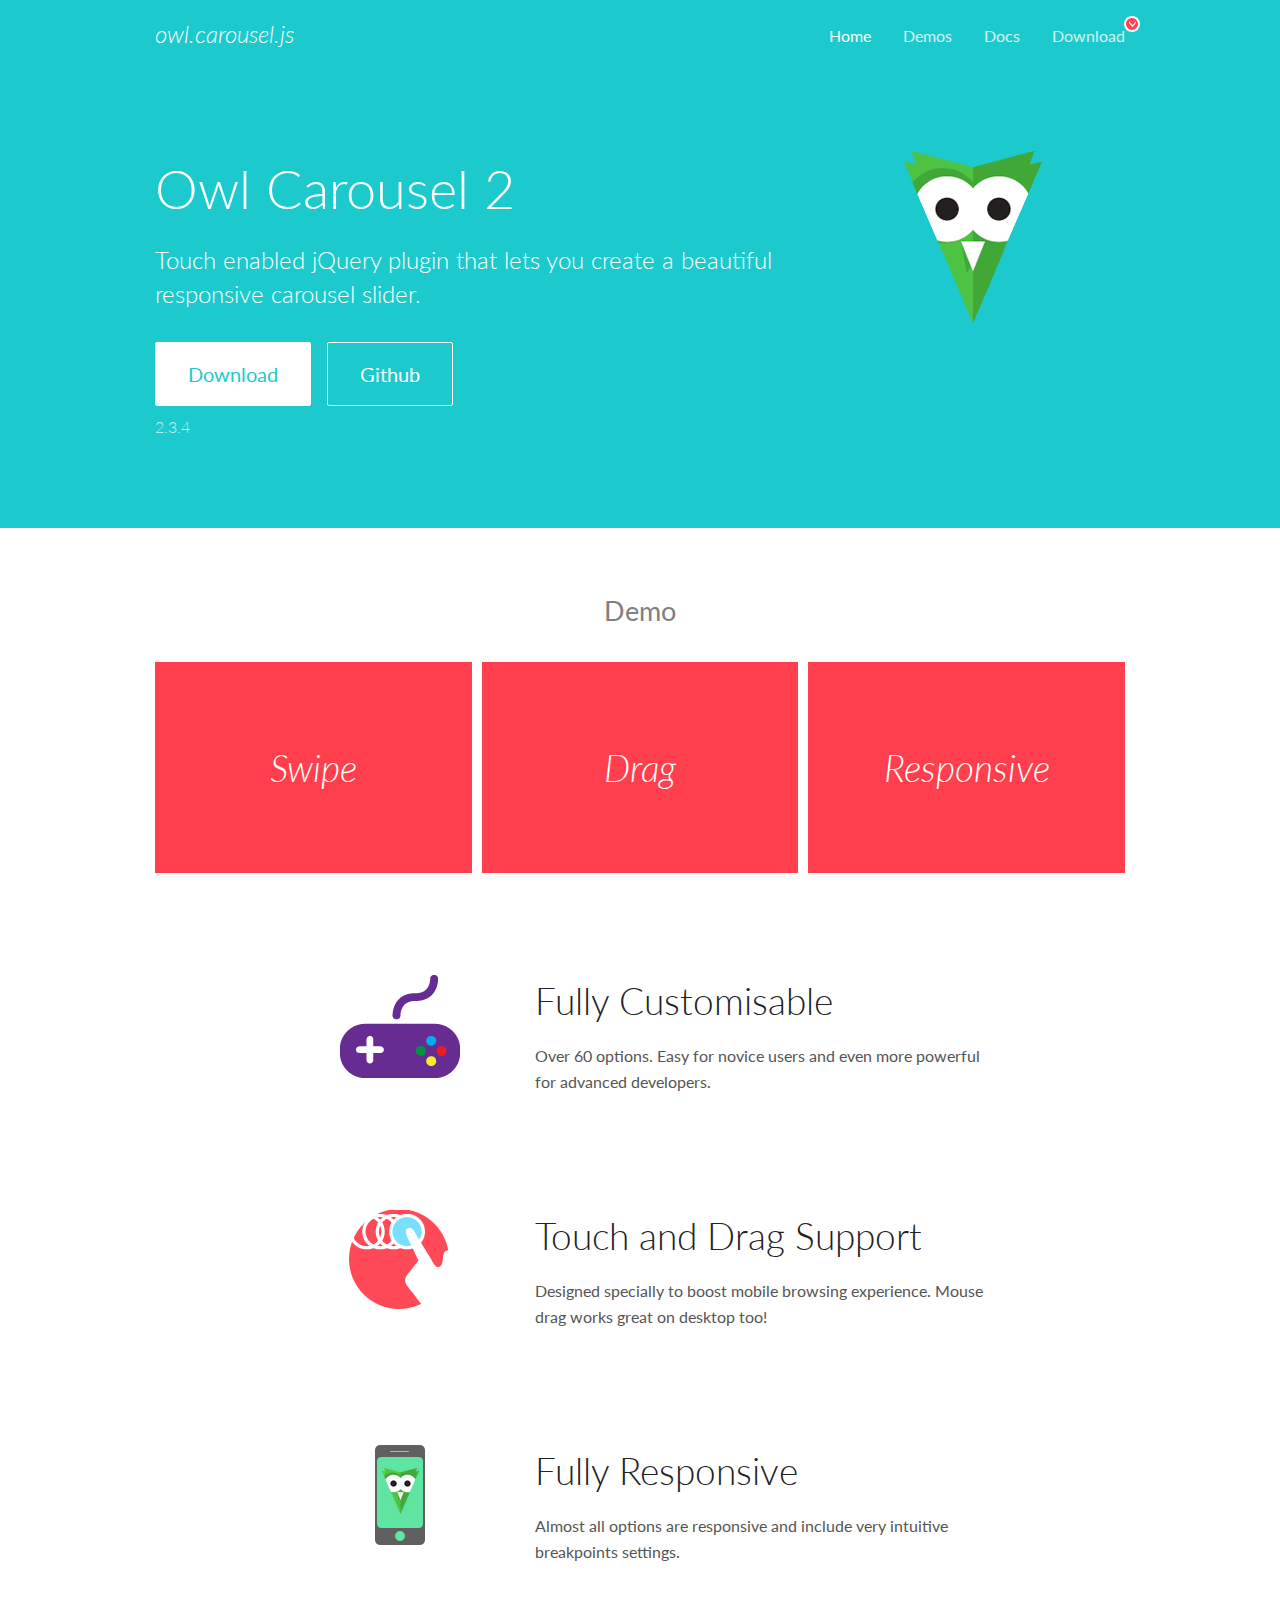
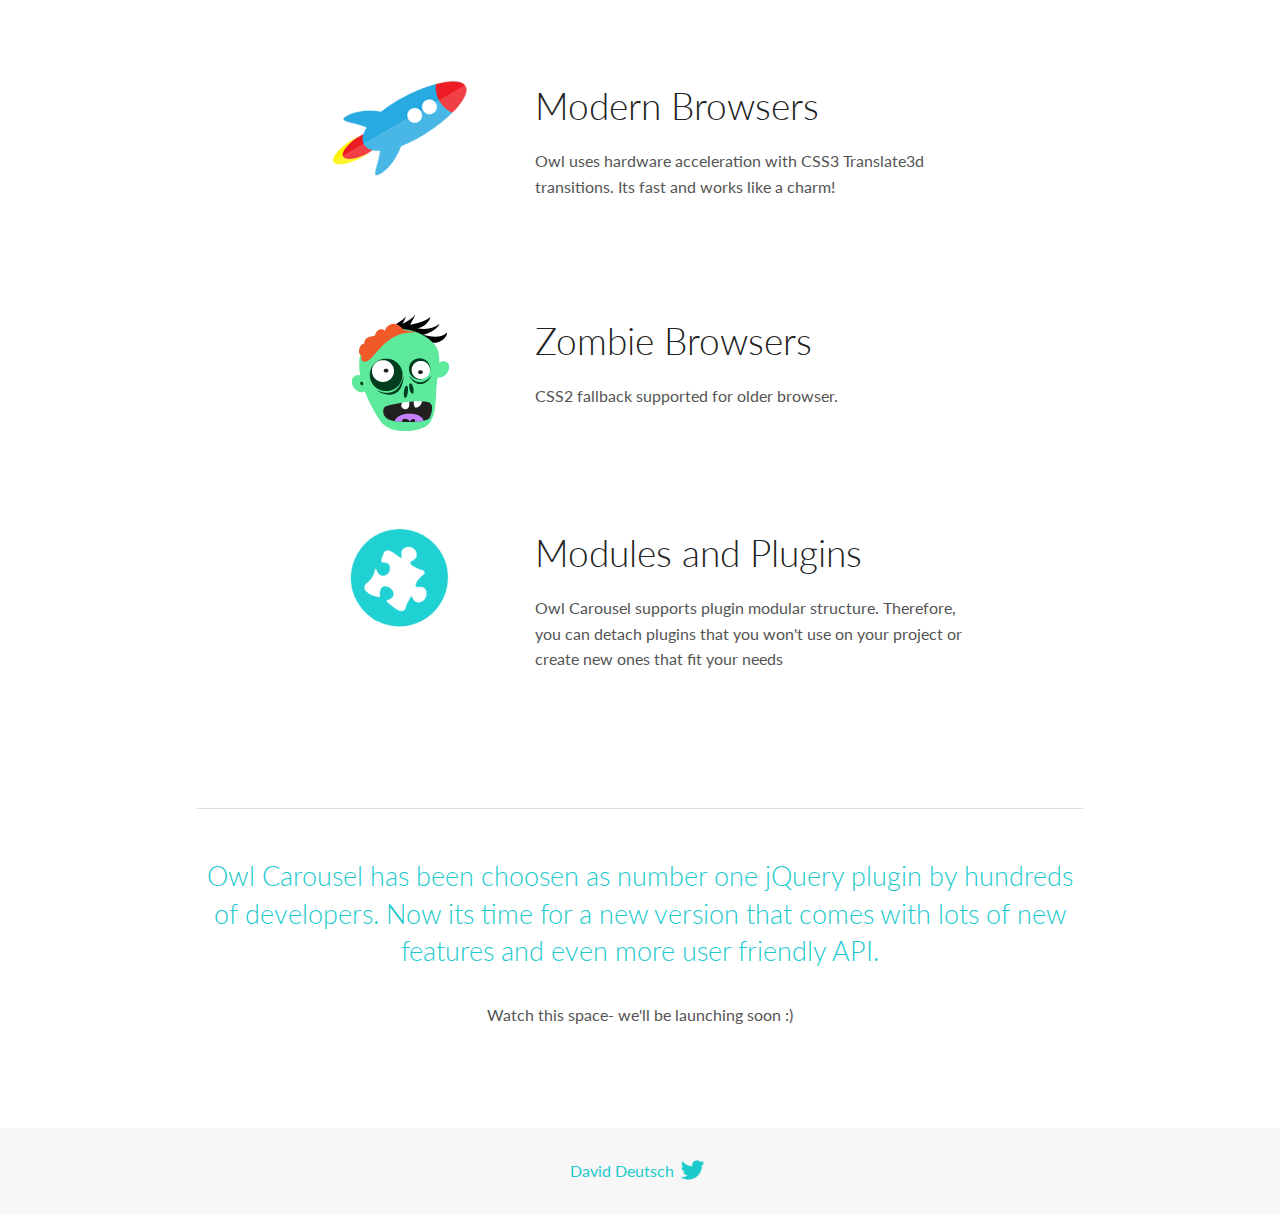
<file: PROJETO  FINAL  NETFLIX/NETFLIX/lib/owl Carousel/docs/index.html>
<!DOCTYPE html>
<html lang="en">
  <head>

    <!-- head -->
    <meta charset="utf-8">
    <meta name="msapplication-tap-highlight" content="no" />
    <meta name="viewport" content="width=device-width, initial-scale=1.0" />
    <meta name="description" content="Touch enabled jQuery plugin that lets you create beautiful responsive carousel slider.">
    <meta name="author" content="David Deutsch">
    <title>
      Home | Owl Carousel | 2.3.4
    </title>

    <!-- Stylesheets -->
    <link href='https://fonts.googleapis.com/css?family=Lato:300,400,700,400italic,300italic' rel='stylesheet' type='text/css'>
    <link rel="stylesheet" href="assets/css/docs.theme.min.css">

    <!-- Owl Stylesheets -->
    <link rel="stylesheet" href="assets/owlcarousel/assets/owl.carousel.min.css">
    <link rel="stylesheet" href="assets/owlcarousel/assets/owl.theme.default.min.css">

    <!-- HTML5 shim and Respond.js IE8 support of HTML5 elements and media queries -->

    <!--[if lt IE 9]>
      <script src="https://oss.maxcdn.com/libs/html5shiv/3.7.0/html5shiv.js"></script>
      <script src="https://oss.maxcdn.com/libs/respond.js/1.3.0/respond.min.js"></script>
    <![endif]-->

    <!-- Favicons -->
    <link rel="apple-touch-icon-precomposed" sizes="144x144" href="assets/ico/apple-touch-icon-144-precomposed.png">
    <link rel="shortcut icon" href="assets/ico/favicon.png">
    <link rel="shortcut icon" href="favicon.ico">

    <!-- Yeah i know js should not be in header. Its required for demos.-->

    <!-- javascript -->
    <script src="assets/vendors/jquery.min.js"></script>
    <script src="assets/owlcarousel/owl.carousel.js"></script>
  </head>
  <body>

    <!-- header -->
    <header class="header">
      <div class="row">
        <div class="large-12 columns">
          <div class="brand left">
            <h3>
              <a href="/OwlCarousel2/">owl.carousel.js</a> 
            </h3>
          </div>
          <a id="toggle-nav" class="right">
            <span></span> <span></span> <span></span> 
          </a> 
          <div class="nav-bar">
            <ul class="clearfix">
              <li class="active">
                <a href="/OwlCarousel2/index.html">Home</a> 
              </li>
              <li> <a href="/OwlCarousel2/demos/demos.html">Demos</a>  </li>
              <li> <a href="/OwlCarousel2/docs/started-welcome.html">Docs</a>  </li>
              <li>
                <a href="https://github.com/OwlCarousel2/OwlCarousel2/archive/2.3.4.zip">Download</a> 
                <span class="download"></span> 
              </li>
            </ul>
          </div>
        </div>
      </div>
    </header>

    <!-- home panel -->
    <section id="hero">
      <div class="row">
        <div class="large-8 medium-8 columns">
          <h1>Owl Carousel 2</h1>
          <h4>Touch enabled jQuery plugin that lets you create a beautiful responsive carousel slider.</h4>
          <a href="https://github.com/OwlCarousel2/OwlCarousel2/archive/2.3.4.zip" class="hero-button">Download</a> 
          <a href="https://github.com/OwlCarousel2/OwlCarousel2" class="hero-button outline">Github</a> 
          <p>2.3.4</p>
        </div>
        <div class="large-4 medium-4 columns">
          <img class="owl-logo" src="assets/img/owl-logo.png" alt="mr. Owl">
        </div>
      </div>
    </section>

    <!-- body -->
    <div class="home-demo">
      <div class="row">
        <div class="large-12 columns">
          <h3>Demo</h3>
          <div class="owl-carousel">
            <div class="item">
              <h2>Swipe</h2>
            </div>
            <div class="item">
              <h2>Drag</h2>
            </div>
            <div class="item">
              <h2>Responsive</h2>
            </div>
            <div class="item">
              <h2>CSS3</h2>
            </div>
            <div class="item">
              <h2>Fast</h2>
            </div>
            <div class="item">
              <h2>Easy</h2>
            </div>
            <div class="item">
              <h2>Free</h2>
            </div>
            <div class="item">
              <h2>Upgradable</h2>
            </div>
            <div class="item">
              <h2>Tons of options</h2>
            </div>
            <div class="item">
              <h2>Infinity</h2>
            </div>
            <div class="item">
              <h2>Auto Width</h2>
            </div>
          </div>
        </div>
      </div>
    </div>
    <script>
      var owl = $('.owl-carousel');
      owl.owlCarousel({
        margin: 10,
        loop: true,
        responsive: {
          0: {
            items: 1
          },
          600: {
            items: 2
          },
          1000: {
            items: 3
          }
        }
      })
    </script>

    <!-- features -->
    <div id="features">
      <div class="row">
        <div class="small-12 medium-9 small-centered columns">
          <section class="row feature">
            <div class="medium-4 small-12 columns">
              <img src="assets/img/feature-options.png" alt="">
            </div>
            <div class="medium-8 small-12 columns">
              <h2>Fully Customisable</h2>
              <p>Over 60 options. Easy for novice users and even more powerful for advanced developers.</p>
            </div>
          </section>
          <section class="row feature">
            <div class="medium-4 small-12 columns">
              <img src="assets/img/feature-drag.png" alt="">
            </div>
            <div class="medium-8 small-12 columns">
              <h2>Touch and Drag Support</h2>
              <p>Designed specially to boost mobile browsing experience. Mouse drag works great on desktop too!</p>
            </div>
          </section>
          <section class="row feature">
            <div class="medium-4 small-12 columns">
              <img src="assets/img/feature-responsive.png" alt="">
            </div>
            <div class="medium-8 small-12 columns">
              <h2>Fully Responsive</h2>
              <p>Almost all options are responsive and include very intuitive breakpoints settings.</p>
            </div>
          </section>
          <section class="row feature">
            <div class="medium-4 small-12 columns">
              <img src="assets/img/feature-modern.png" alt="">
            </div>
            <div class="medium-8 small-12 columns">
              <h2>Modern Browsers</h2>
              <p>Owl uses hardware acceleration with CSS3 Translate3d transitions. Its fast and works like a charm! </p>
            </div>
          </section>
          <section class="row feature">
            <div class="medium-4 small-12 columns">
              <img src="assets/img/feature-zombie.png" alt="">
            </div>
            <div class="medium-8 small-12 columns">
              <h2>Zombie Browsers</h2>
              <p>CSS2 fallback supported for older browser.</p>
            </div>
          </section>
          <section class="row feature">
            <div class="medium-4 small-12 columns">
              <img src="assets/img/feature-module.png" alt="">
            </div>
            <div class="medium-8 small-12 columns">
              <h2>Modules and Plugins</h2>
              <p>Owl Carousel supports plugin modular structure. Therefore, you can detach plugins that you won&#x27;t use on your project or create new ones that fit your needs</p>
            </div>
          </section>
        </div>
      </div>
    </div>

    <!-- footer -->
    <section id="teaser-text">
      <div class="row">
        <div class="small-12 medium-11 small-centered columns">
          <hr>
          <h3 id="owl-carousel-has-been-choosen-as-number-one-jquery-plugin-by-hundreds-of-developers-now-its-time-for-a-new-version-that-comes-with-lots-of-new-features-and-even-more-user-friendly-api-">Owl Carousel has been choosen as number one jQuery plugin by hundreds of developers. Now its time for a new version that comes with lots of new features and even more user friendly API.</h3>
          <p>Watch this space- we&#39;ll be launching soon :)</p>
        </div>
      </div>
    </section>

    <!-- footer -->
    <footer class="footer">
      <div class="row">
        <div class="large-12 columns">
          <h5>
            <a href="/OwlCarousel2/docs/support-contact.html">David Deutsch</a> 
            <a id="custom-tweet-button" href="https://twitter.com/share?url=https://github.com/OwlCarousel2/OwlCarousel2&text=Owl Carousel - This is so awesome! " target="_blank"></a> 
          </h5>
        </div>
      </div>
    </footer>

    <!-- vendors -->
    <script src="assets/vendors/highlight.js"></script>
    <script src="assets/js/app.js"></script>
  </body>
</html>
</file>
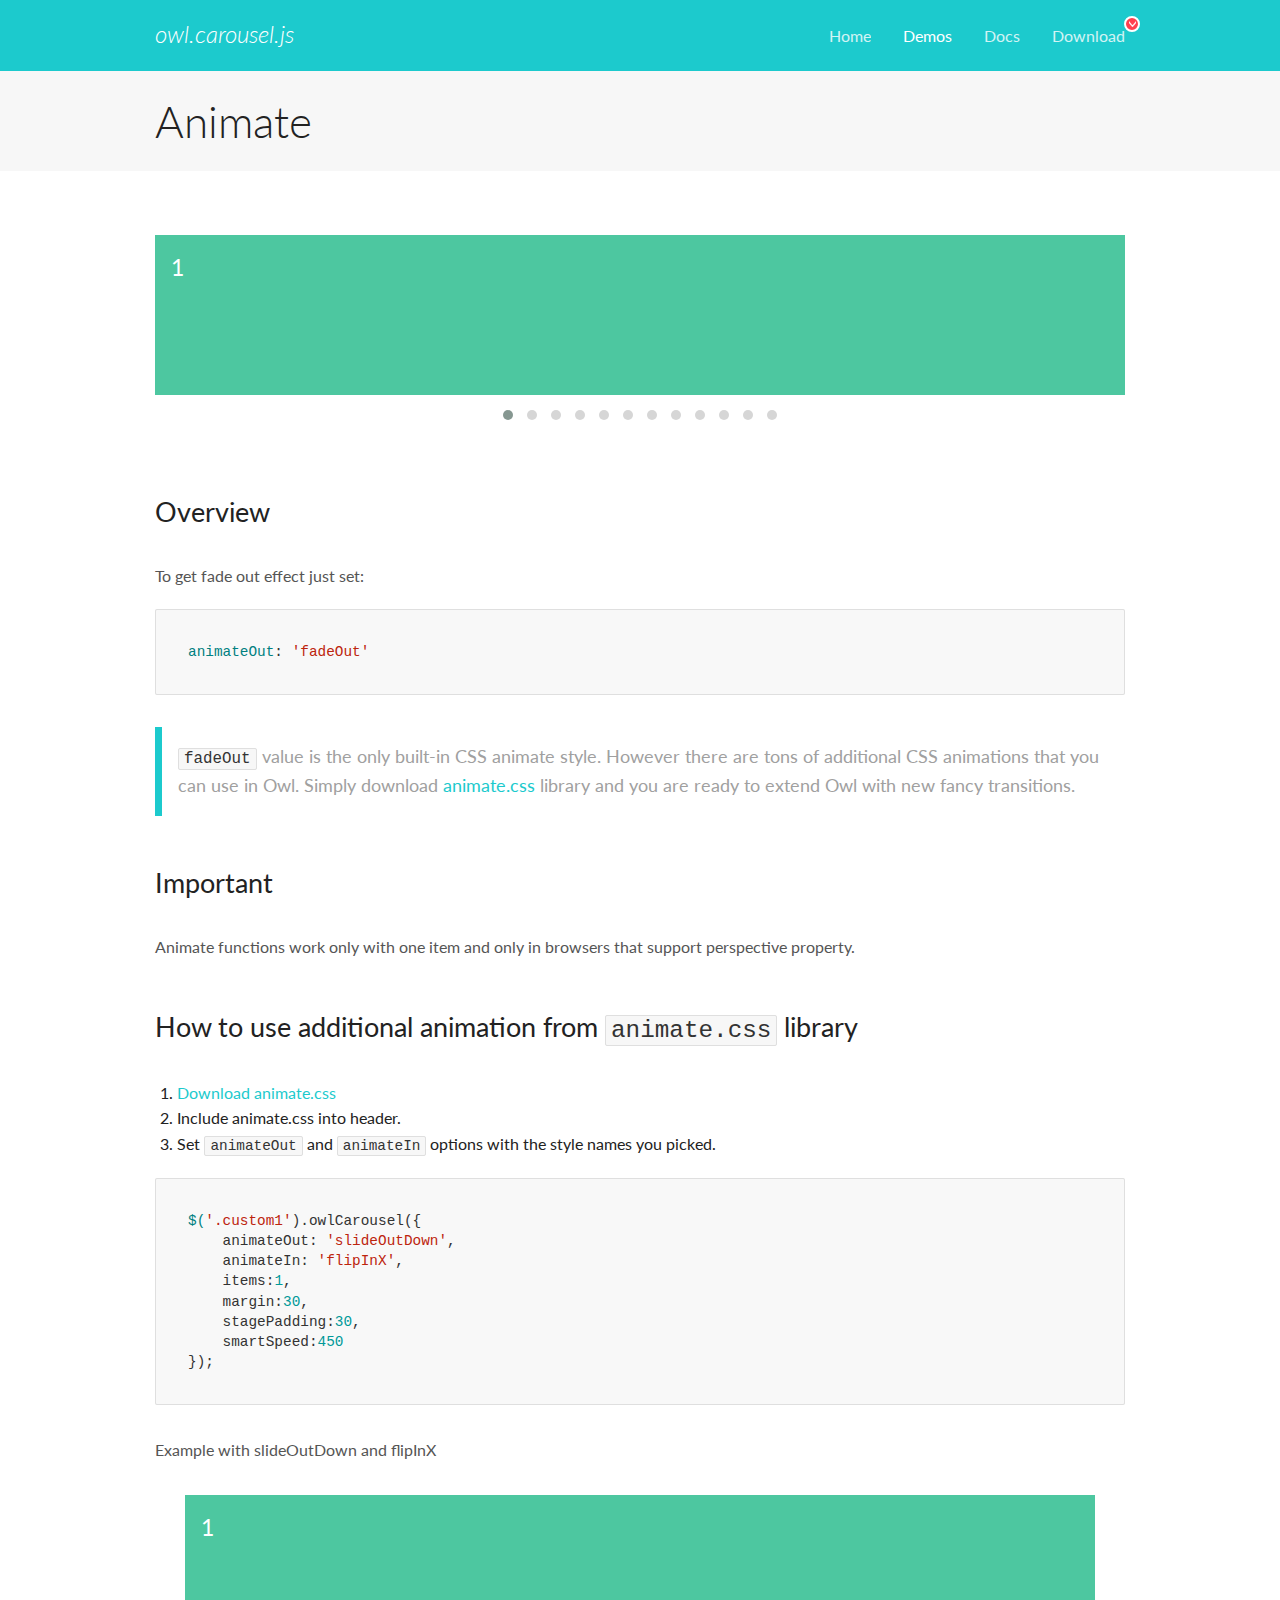
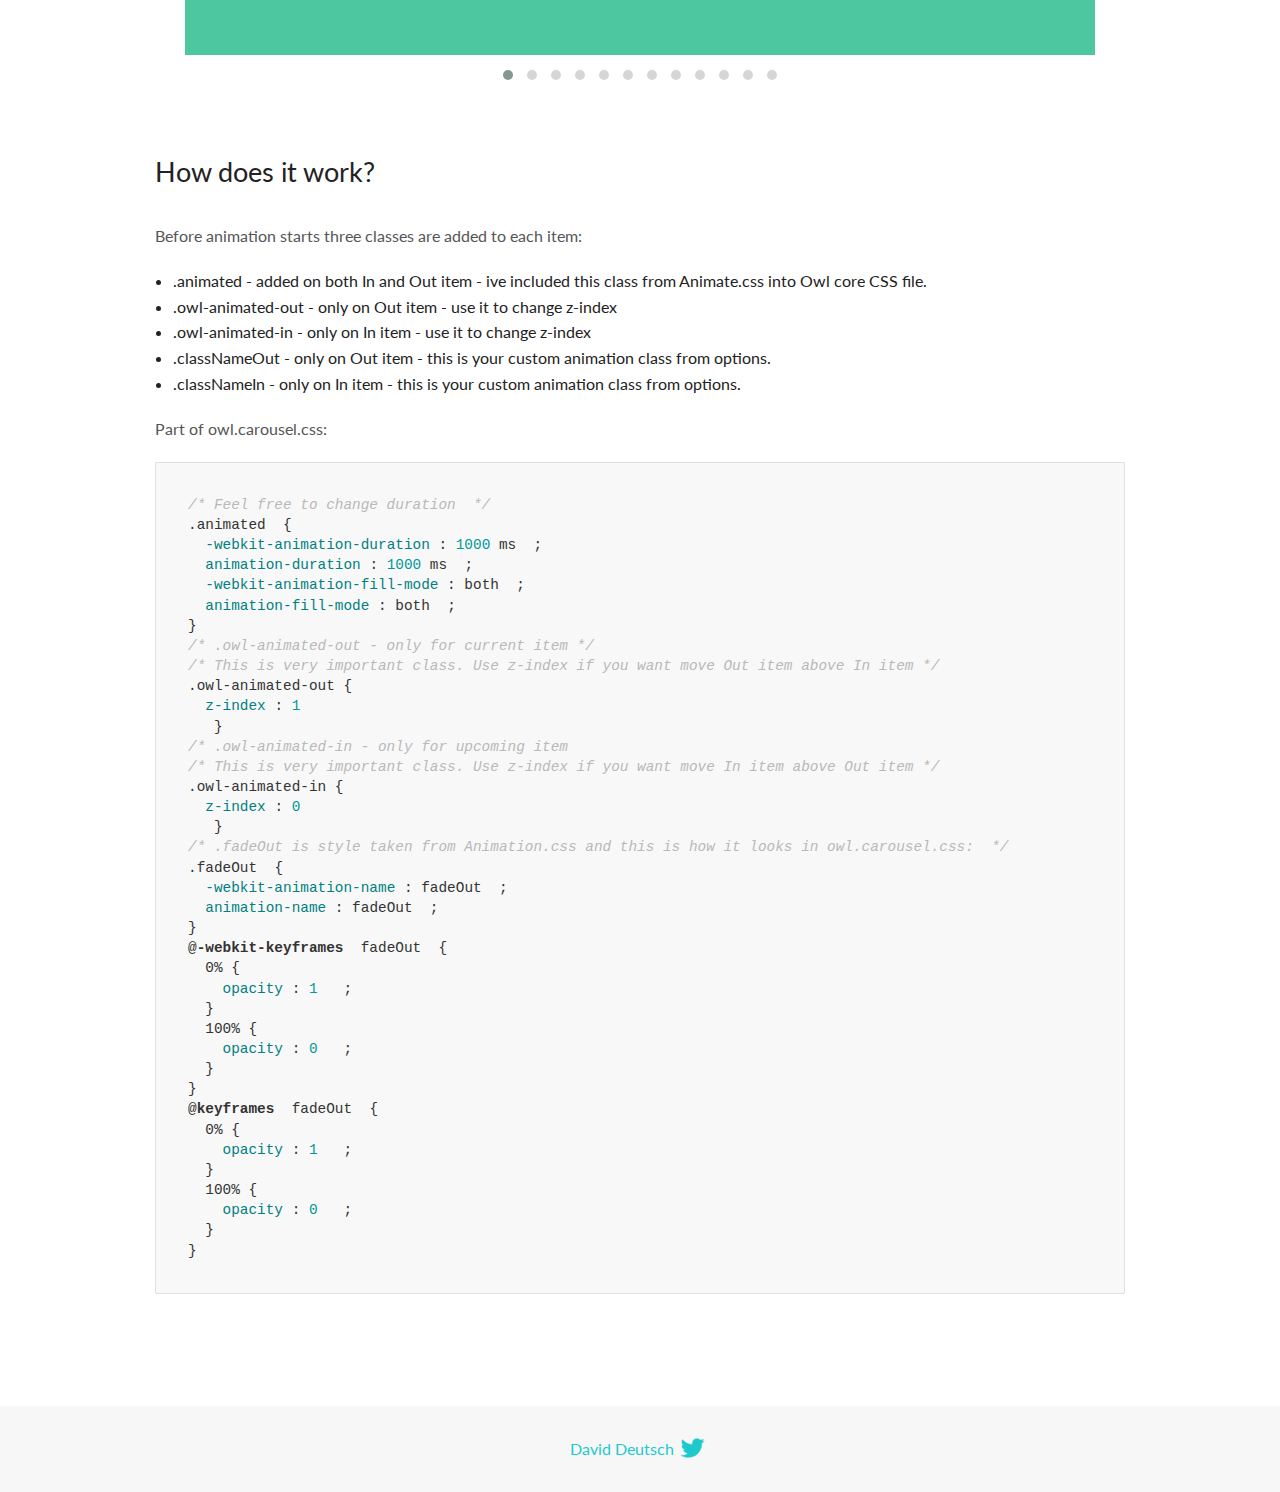
<file: PROJETO  FINAL  NETFLIX/NETFLIX/lib/owl Carousel/docs/demos/animate.html>
<!DOCTYPE html>
<html lang="en">
  <head>

    <!-- head -->
    <meta charset="utf-8">
    <meta name="msapplication-tap-highlight" content="no" />
    <meta name="viewport" content="width=device-width, initial-scale=1.0" />
    <meta name="description" content="Animate carousel">
    <meta name="author" content="David Deutsch">
    <title>
      Animate Demo | Owl Carousel | 2.3.4
    </title>

    <!-- Stylesheets -->
    <link href='https://fonts.googleapis.com/css?family=Lato:300,400,700,400italic,300italic' rel='stylesheet' type='text/css'>
    <link rel="stylesheet" href="../assets/css/docs.theme.min.css">

    <!-- Owl Stylesheets -->
    <link rel="stylesheet" href="../assets/owlcarousel/assets/owl.carousel.min.css">
    <link rel="stylesheet" href="../assets/owlcarousel/assets/owl.theme.default.min.css">

    <!-- HTML5 shim and Respond.js IE8 support of HTML5 elements and media queries -->

    <!--[if lt IE 9]>
      <script src="https://oss.maxcdn.com/libs/html5shiv/3.7.0/html5shiv.js"></script>
      <script src="https://oss.maxcdn.com/libs/respond.js/1.3.0/respond.min.js"></script>
    <![endif]-->

    <!-- Favicons -->
    <link rel="apple-touch-icon-precomposed" sizes="144x144" href="../assets/ico/apple-touch-icon-144-precomposed.png">
    <link rel="shortcut icon" href="../assets/ico/favicon.png">
    <link rel="shortcut icon" href="favicon.ico">

    <!-- Yeah i know js should not be in header. Its required for demos.-->

    <!-- javascript -->
    <script src="../assets/vendors/jquery.min.js"></script>
    <script src="../assets/owlcarousel/owl.carousel.js"></script>
  </head>
  <body>

    <!-- header -->
    <header class="header">
      <div class="row">
        <div class="large-12 columns">
          <div class="brand left">
            <h3>
              <a href="/OwlCarousel2/">owl.carousel.js</a> 
            </h3>
          </div>
          <a id="toggle-nav" class="right">
            <span></span> <span></span> <span></span> 
          </a> 
          <div class="nav-bar">
            <ul class="clearfix">
              <li> <a href="/OwlCarousel2/index.html">Home</a>  </li>
              <li class="active">
                <a href="/OwlCarousel2/demos/demos.html">Demos</a> 
              </li>
              <li> <a href="/OwlCarousel2/docs/started-welcome.html">Docs</a>  </li>
              <li>
                <a href="https://github.com/OwlCarousel2/OwlCarousel2/archive/2.3.4.zip">Download</a> 
                <span class="download"></span> 
              </li>
            </ul>
          </div>
        </div>
      </div>
    </header>

    <!-- title -->
    <section class="title">
      <div class="row">
        <div class="large-12 columns">
          <h1>Animate</h1>
        </div>
      </div>
    </section>

    <!--  Demos -->
    <section id="demos">
      <div class="row">
        <div class="large-12 columns">
          <div class="fadeOut owl-carousel owl-theme">
            <div class="item">
              <h4>1</h4>
            </div>
            <div class="item">
              <h4>2</h4>
            </div>
            <div class="item">
              <h4>3</h4>
            </div>
            <div class="item">
              <h4>4</h4>
            </div>
            <div class="item">
              <h4>5</h4>
            </div>
            <div class="item">
              <h4>6</h4>
            </div>
            <div class="item">
              <h4>7</h4>
            </div>
            <div class="item">
              <h4>8</h4>
            </div>
            <div class="item">
              <h4>9</h4>
            </div>
            <div class="item">
              <h4>10</h4>
            </div>
            <div class="item">
              <h4>11</h4>
            </div>
            <div class="item">
              <h4>12</h4>
            </div>
          </div>
          <h3 id="overview">Overview</h3>
          <p>To get fade out effect just set:</p>
          <pre><code>animateOut: &#39;fadeOut&#39;</code></pre>
          <blockquote>
            <p><code>fadeOut</code> value is the only built-in CSS animate style. However there are tons of additional CSS animations that you can use in Owl. Simply download
              <a href="https://daneden.github.io/animate.css/">animate.css</a>  library and you are ready to extend Owl with new fancy transitions.</p>
          </blockquote>
          <h3 id="important">Important</h3>
          <p>Animate functions work only with one item and only in browsers that support perspective property.</p>
          <h3 id="how-to-use-additional-animation-from-animate-css-library">How to use additional animation from <code>animate.css</code> library</h3>
          <ol>
            <li> <a href="https://daneden.github.io/animate.css/">Download animate.css</a>  </li>
            <li>Include animate.css into header.</li>
            <li>Set <code>animateOut</code> and <code>animateIn</code> options with the style names you picked.</li>
          </ol>
          <pre><code>$(&#39;.custom1&#39;).owlCarousel({
    animateOut: &#39;slideOutDown&#39;,
    animateIn: &#39;flipInX&#39;,
    items:1,
    margin:30,
    stagePadding:30,
    smartSpeed:450
});</code></pre>
          <p>Example with slideOutDown and flipInX</p>
          <div class="custom1 owl-carousel owl-theme">
            <div class="item">
              <h4>1</h4>
            </div>
            <div class="item">
              <h4>2</h4>
            </div>
            <div class="item">
              <h4>3</h4>
            </div>
            <div class="item">
              <h4>4</h4>
            </div>
            <div class="item">
              <h4>5</h4>
            </div>
            <div class="item">
              <h4>6</h4>
            </div>
            <div class="item">
              <h4>7</h4>
            </div>
            <div class="item">
              <h4>8</h4>
            </div>
            <div class="item">
              <h4>9</h4>
            </div>
            <div class="item">
              <h4>10</h4>
            </div>
            <div class="item">
              <h4>11</h4>
            </div>
            <div class="item">
              <h4>12</h4>
            </div>
          </div>
          <h3 id="how-does-it-work-">How does it work?</h3>
          <p>Before animation starts three classes are added to each item:</p>
          <ul>
            <li>.animated - added on both In and Out item - ive included this class from Animate.css into Owl core CSS file.</li>
            <li>.owl-animated-out - only on Out item - use it to change z-index</li>
            <li>.owl-animated-in - only on In item - use it to change z-index</li>
            <li>.classNameOut - only on Out item - this is your custom animation class from options.</li>
            <li>.classNameIn - only on In item - this is your custom animation class from options.</li>
          </ul>
          <p>Part of owl.carousel.css:</p>
          <pre><code class="language-css"><span class="comment">/* Feel free to change duration  */</span> 
<span class="class">.animated</span>  <span class="rules">{
  <span class="rule"><span class="attribute">-webkit-animation-duration</span> :<span class="value"> <span class="number">1000</span> ms</span> </span> ;
  <span class="rule"><span class="attribute">animation-duration</span> :<span class="value"> <span class="number">1000</span> ms</span> </span> ;
  <span class="rule"><span class="attribute">-webkit-animation-fill-mode</span> :<span class="value"> both</span> </span> ;
  <span class="rule"><span class="attribute">animation-fill-mode</span> :<span class="value"> both</span> </span> ;
<span class="rule">}</span> </span> 
<span class="comment">/* .owl-animated-out - only for current item */</span> 
<span class="comment">/* This is very important class. Use z-index if you want move Out item above In item */</span> 
<span class="class">.owl-animated-out</span> <span class="rules">{
  <span class="rule"><span class="attribute">z-index</span> :<span class="value"> <span class="number">1</span> 
</span> </span> </span> }
<span class="comment">/* .owl-animated-in - only for upcoming item
/* This is very important class. Use z-index if you want move In item above Out item */</span> 
<span class="class">.owl-animated-in</span> <span class="rules">{
  <span class="rule"><span class="attribute">z-index</span> :<span class="value"> <span class="number">0</span> 
</span> </span> </span> }
<span class="comment">/* .fadeOut is style taken from Animation.css and this is how it looks in owl.carousel.css:  */</span> 
<span class="class">.fadeOut</span>  <span class="rules">{
  <span class="rule"><span class="attribute">-webkit-animation-name</span> :<span class="value"> fadeOut</span> </span> ;
  <span class="rule"><span class="attribute">animation-name</span> :<span class="value"> fadeOut</span> </span> ;
<span class="rule">}</span> </span> 
<span class="at_rule">@<span class="keyword">-webkit-keyframes</span>  fadeOut </span> {
  0% <span class="rules">{
    <span class="rule"><span class="attribute">opacity</span> :<span class="value"> <span class="number">1</span> </span> </span> ;
  <span class="rule">}</span> </span> 
  100% <span class="rules">{
    <span class="rule"><span class="attribute">opacity</span> :<span class="value"> <span class="number">0</span> </span> </span> ;
  <span class="rule">}</span> </span> 
}
<span class="at_rule">@<span class="keyword">keyframes</span>  fadeOut </span> {
  0% <span class="rules">{
    <span class="rule"><span class="attribute">opacity</span> :<span class="value"> <span class="number">1</span> </span> </span> ;
  <span class="rule">}</span> </span> 
  100% <span class="rules">{
    <span class="rule"><span class="attribute">opacity</span> :<span class="value"> <span class="number">0</span> </span> </span> ;
  <span class="rule">}</span> </span> 
}</code></pre>
          <link rel="stylesheet" href="../assets/css/animate.css">
          <script>
            jQuery(document).ready(function($) {
              $('.fadeOut').owlCarousel({
                items: 1,
                animateOut: 'fadeOut',
                loop: true,
                margin: 10,
              });
              $('.custom1').owlCarousel({
                animateOut: 'slideOutDown',
                animateIn: 'flipInX',
                items: 1,
                margin: 30,
                stagePadding: 30,
                smartSpeed: 450
              });
            });
          </script>
        </div>
      </div>
    </section>

    <!-- footer -->
    <footer class="footer">
      <div class="row">
        <div class="large-12 columns">
          <h5>
            <a href="/OwlCarousel2/docs/support-contact.html">David Deutsch</a> 
            <a id="custom-tweet-button" href="https://twitter.com/share?url=https://github.com/OwlCarousel2/OwlCarousel2&text=Owl Carousel - This is so awesome! " target="_blank"></a> 
          </h5>
        </div>
      </div>
    </footer>

    <!-- vendors -->
    <script src="../assets/vendors/highlight.js"></script>
    <script src="../assets/js/app.js"></script>
  </body>
</html>
</file>
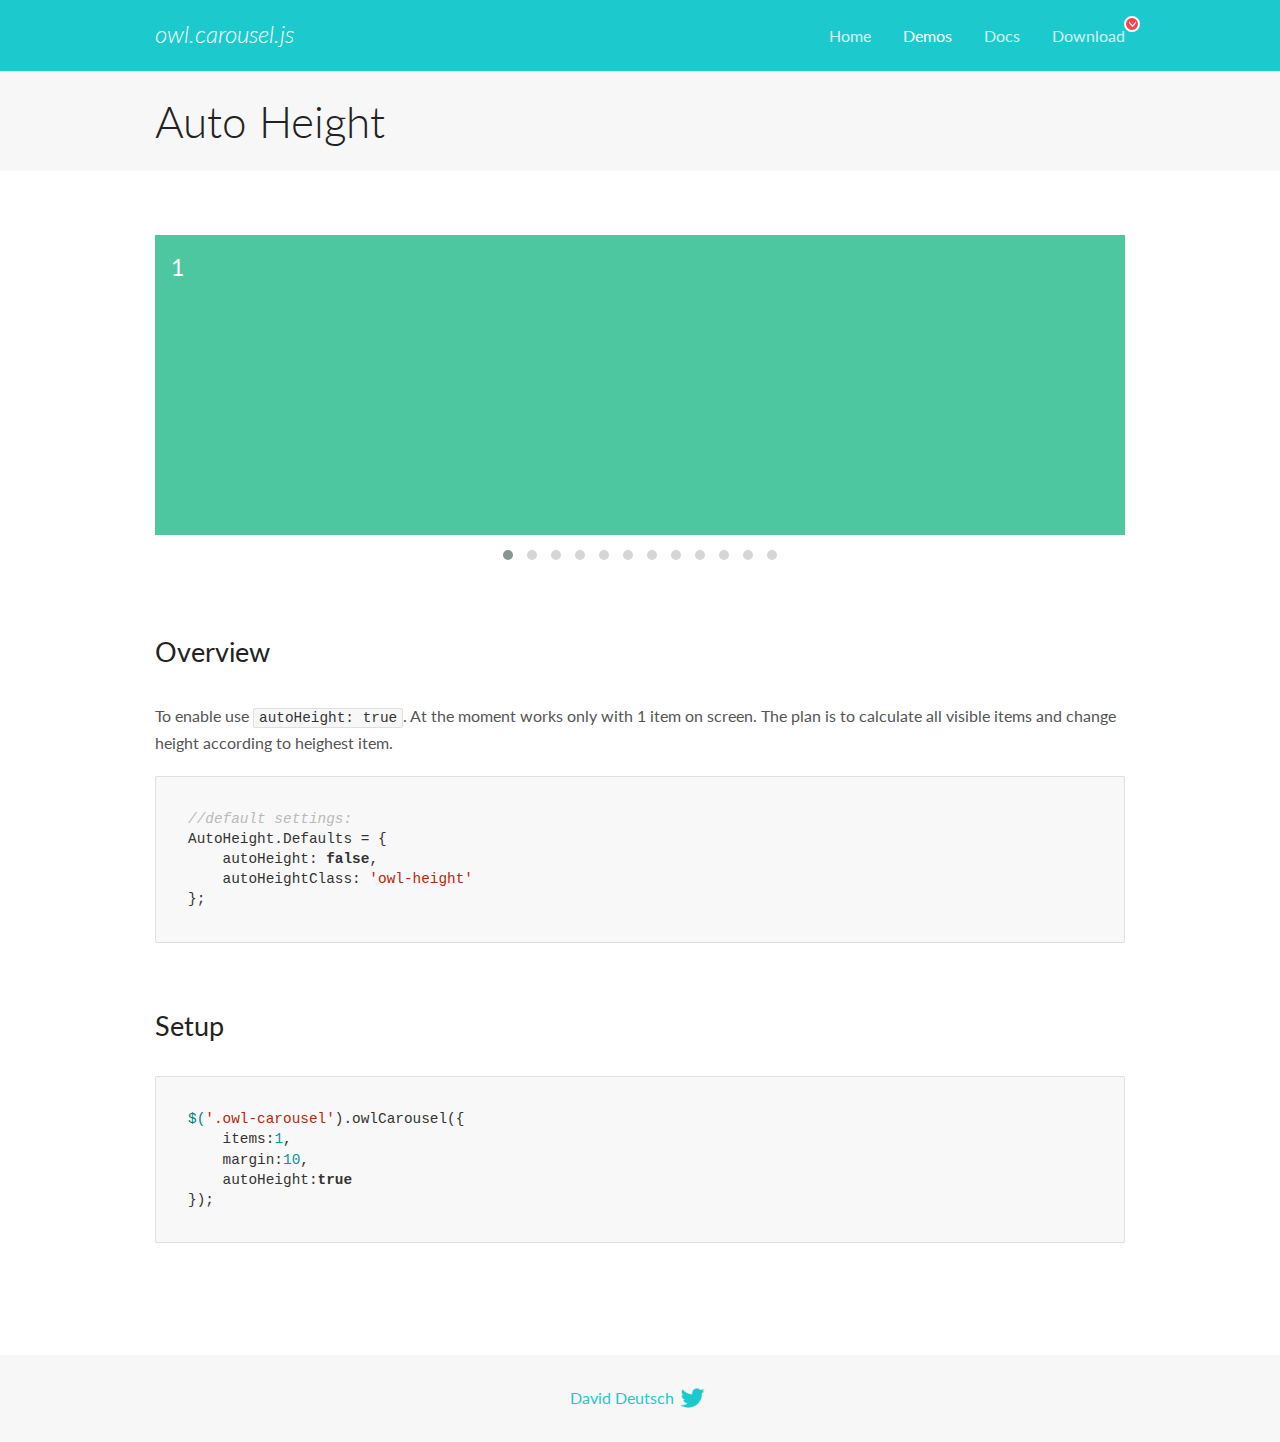
<file: PROJETO  FINAL  NETFLIX/NETFLIX/lib/owl Carousel/docs/demos/autoheight.html>
<!DOCTYPE html>
<html lang="en">
  <head>

    <!-- head -->
    <meta charset="utf-8">
    <meta name="msapplication-tap-highlight" content="no" />
    <meta name="viewport" content="width=device-width, initial-scale=1.0" />
    <meta name="description" content="autoHeight usage demo">
    <meta name="author" content="David Deutsch">
    <title>
      Auto Height Demo | Owl Carousel | 2.3.4
    </title>

    <!-- Stylesheets -->
    <link href='https://fonts.googleapis.com/css?family=Lato:300,400,700,400italic,300italic' rel='stylesheet' type='text/css'>
    <link rel="stylesheet" href="../assets/css/docs.theme.min.css">

    <!-- Owl Stylesheets -->
    <link rel="stylesheet" href="../assets/owlcarousel/assets/owl.carousel.min.css">
    <link rel="stylesheet" href="../assets/owlcarousel/assets/owl.theme.default.min.css">

    <!-- HTML5 shim and Respond.js IE8 support of HTML5 elements and media queries -->

    <!--[if lt IE 9]>
      <script src="https://oss.maxcdn.com/libs/html5shiv/3.7.0/html5shiv.js"></script>
      <script src="https://oss.maxcdn.com/libs/respond.js/1.3.0/respond.min.js"></script>
    <![endif]-->

    <!-- Favicons -->
    <link rel="apple-touch-icon-precomposed" sizes="144x144" href="../assets/ico/apple-touch-icon-144-precomposed.png">
    <link rel="shortcut icon" href="../assets/ico/favicon.png">
    <link rel="shortcut icon" href="favicon.ico">

    <!-- Yeah i know js should not be in header. Its required for demos.-->

    <!-- javascript -->
    <script src="../assets/vendors/jquery.min.js"></script>
    <script src="../assets/owlcarousel/owl.carousel.js"></script>
  </head>
  <body>

    <!-- header -->
    <header class="header">
      <div class="row">
        <div class="large-12 columns">
          <div class="brand left">
            <h3>
              <a href="/OwlCarousel2/">owl.carousel.js</a> 
            </h3>
          </div>
          <a id="toggle-nav" class="right">
            <span></span> <span></span> <span></span> 
          </a> 
          <div class="nav-bar">
            <ul class="clearfix">
              <li> <a href="/OwlCarousel2/index.html">Home</a>  </li>
              <li class="active">
                <a href="/OwlCarousel2/demos/demos.html">Demos</a> 
              </li>
              <li> <a href="/OwlCarousel2/docs/started-welcome.html">Docs</a>  </li>
              <li>
                <a href="https://github.com/OwlCarousel2/OwlCarousel2/archive/2.3.4.zip">Download</a> 
                <span class="download"></span> 
              </li>
            </ul>
          </div>
        </div>
      </div>
    </header>

    <!-- title -->
    <section class="title">
      <div class="row">
        <div class="large-12 columns">
          <h1>Auto Height</h1>
        </div>
      </div>
    </section>

    <!--  Demos -->
    <section id="demos">
      <div class="row">
        <div class="large-12 columns">
          <div class="owl-carousel owl-theme">
            <div class="item" style="height:300px">
              <h4>1</h4>
            </div>
            <div class="item" style="height:100px">
              <h4>2</h4>
            </div>
            <div class="item" style="height:500px">
              <h4>3</h4>
            </div>
            <div class="item" style="height:250px">
              <h4>4</h4>
            </div>
            <div class="item" style="height:400px">
              <h4>5</h4>
            </div>
            <div class="item" style="height:500px">
              <h4>6</h4>
            </div>
            <div class="item" style="height:600px">
              <h4>7</h4>
            </div>
            <div class="item" style="height:400px">
              <h4>8</h4>
            </div>
            <div class="item" style="height:300px">
              <h4>9</h4>
            </div>
            <div class="item" style="height:350px">
              <h4>10</h4>
            </div>
            <div class="item" style="height:200px">
              <h4>11</h4>
            </div>
            <div class="item" style="height:150px">
              <h4>12</h4>
            </div>
          </div>
          <h3 id="overview">Overview</h3>
          <p>To enable use <code>autoHeight: true</code>. At the moment works only with 1 item on screen. The plan is to calculate all visible items and change height according to heighest item.</p>
          <pre><code>//default settings:
AutoHeight.Defaults = {
    autoHeight: false,
    autoHeightClass: &#39;owl-height&#39;
};</code></pre>
          <h3 id="setup">Setup</h3>
          <pre><code>$(&#39;.owl-carousel&#39;).owlCarousel({
    items:1,
    margin:10,
    autoHeight:true
});</code></pre>
          <script>
            $(document).ready(function() {
              $('.owl-carousel').owlCarousel({
                items: 1,
                margin: 10,
                autoHeight: true
              });
            })
          </script>
        </div>
      </div>
    </section>

    <!-- footer -->
    <footer class="footer">
      <div class="row">
        <div class="large-12 columns">
          <h5>
            <a href="/OwlCarousel2/docs/support-contact.html">David Deutsch</a> 
            <a id="custom-tweet-button" href="https://twitter.com/share?url=https://github.com/OwlCarousel2/OwlCarousel2&text=Owl Carousel - This is so awesome! " target="_blank"></a> 
          </h5>
        </div>
      </div>
    </footer>

    <!-- vendors -->
    <script src="../assets/vendors/highlight.js"></script>
    <script src="../assets/js/app.js"></script>
  </body>
</html>
</file>
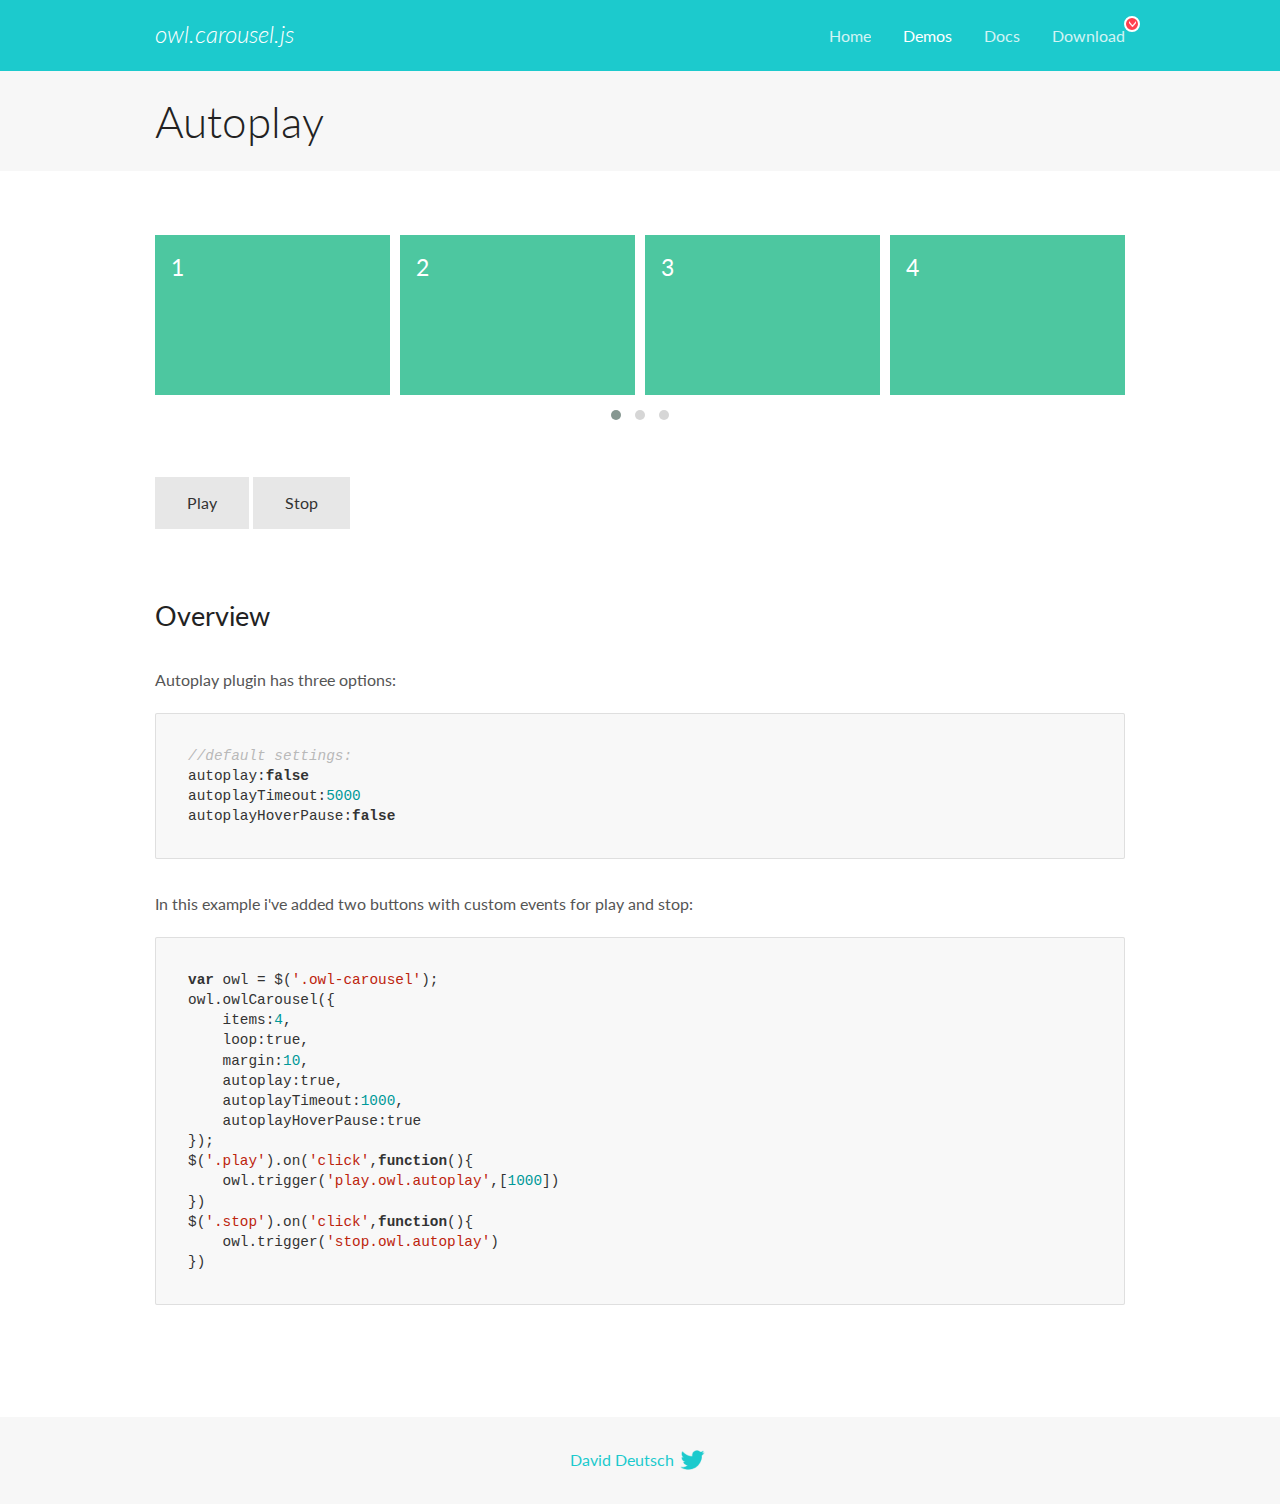
<file: PROJETO  FINAL  NETFLIX/NETFLIX/lib/owl Carousel/docs/demos/autoplay.html>
<!DOCTYPE html>
<html lang="en">
  <head>

    <!-- head -->
    <meta charset="utf-8">
    <meta name="msapplication-tap-highlight" content="no" />
    <meta name="viewport" content="width=device-width, initial-scale=1.0" />
    <meta name="description" content="Autoplay usage demo">
    <meta name="author" content="David Deutsch">
    <title>
      Autoplay Demo | Owl Carousel | 2.3.4
    </title>

    <!-- Stylesheets -->
    <link href='https://fonts.googleapis.com/css?family=Lato:300,400,700,400italic,300italic' rel='stylesheet' type='text/css'>
    <link rel="stylesheet" href="../assets/css/docs.theme.min.css">

    <!-- Owl Stylesheets -->
    <link rel="stylesheet" href="../assets/owlcarousel/assets/owl.carousel.min.css">
    <link rel="stylesheet" href="../assets/owlcarousel/assets/owl.theme.default.min.css">

    <!-- HTML5 shim and Respond.js IE8 support of HTML5 elements and media queries -->

    <!--[if lt IE 9]>
      <script src="https://oss.maxcdn.com/libs/html5shiv/3.7.0/html5shiv.js"></script>
      <script src="https://oss.maxcdn.com/libs/respond.js/1.3.0/respond.min.js"></script>
    <![endif]-->

    <!-- Favicons -->
    <link rel="apple-touch-icon-precomposed" sizes="144x144" href="../assets/ico/apple-touch-icon-144-precomposed.png">
    <link rel="shortcut icon" href="../assets/ico/favicon.png">
    <link rel="shortcut icon" href="favicon.ico">

    <!-- Yeah i know js should not be in header. Its required for demos.-->

    <!-- javascript -->
    <script src="../assets/vendors/jquery.min.js"></script>
    <script src="../assets/owlcarousel/owl.carousel.js"></script>
  </head>
  <body>

    <!-- header -->
    <header class="header">
      <div class="row">
        <div class="large-12 columns">
          <div class="brand left">
            <h3>
              <a href="/OwlCarousel2/">owl.carousel.js</a> 
            </h3>
          </div>
          <a id="toggle-nav" class="right">
            <span></span> <span></span> <span></span> 
          </a> 
          <div class="nav-bar">
            <ul class="clearfix">
              <li> <a href="/OwlCarousel2/index.html">Home</a>  </li>
              <li class="active">
                <a href="/OwlCarousel2/demos/demos.html">Demos</a> 
              </li>
              <li> <a href="/OwlCarousel2/docs/started-welcome.html">Docs</a>  </li>
              <li>
                <a href="https://github.com/OwlCarousel2/OwlCarousel2/archive/2.3.4.zip">Download</a> 
                <span class="download"></span> 
              </li>
            </ul>
          </div>
        </div>
      </div>
    </header>

    <!-- title -->
    <section class="title">
      <div class="row">
        <div class="large-12 columns">
          <h1>Autoplay</h1>
        </div>
      </div>
    </section>

    <!--  Demos -->
    <section id="demos">
      <div class="row">
        <div class="large-12 columns">
          <div class="owl-carousel owl-theme">
            <div class="item">
              <h4>1</h4>
            </div>
            <div class="item">
              <h4>2</h4>
            </div>
            <div class="item">
              <h4>3</h4>
            </div>
            <div class="item">
              <h4>4</h4>
            </div>
            <div class="item">
              <h4>5</h4>
            </div>
            <div class="item">
              <h4>6</h4>
            </div>
            <div class="item">
              <h4>7</h4>
            </div>
            <div class="item">
              <h4>8</h4>
            </div>
            <div class="item">
              <h4>9</h4>
            </div>
            <div class="item">
              <h4>10</h4>
            </div>
            <div class="item">
              <h4>11</h4>
            </div>
            <div class="item">
              <h4>12</h4>
            </div>
          </div>
          <a class="button secondary play">Play</a> 
          <a class="button secondary stop">Stop</a> 
          <h3 id="overview">Overview</h3>
          <p>Autoplay plugin has three options:</p>
          <pre><code>//default settings:
autoplay:false
autoplayTimeout:5000
autoplayHoverPause:false</code></pre>
          <p>In this example i&#39;ve added two buttons with custom events for play and stop:</p>
          <pre><code>var owl = $(&#39;.owl-carousel&#39;);
owl.owlCarousel({
    items:4,
    loop:true,
    margin:10,
    autoplay:true,
    autoplayTimeout:1000,
    autoplayHoverPause:true
});
$(&#39;.play&#39;).on(&#39;click&#39;,function(){
    owl.trigger(&#39;play.owl.autoplay&#39;,[1000])
})
$(&#39;.stop&#39;).on(&#39;click&#39;,function(){
    owl.trigger(&#39;stop.owl.autoplay&#39;)
})</code></pre>
          <script>
            $(document).ready(function() {
              var owl = $('.owl-carousel');
              owl.owlCarousel({
                items: 4,
                loop: true,
                margin: 10,
                autoplay: true,
                autoplayTimeout: 1000,
                autoplayHoverPause: true
              });
              $('.play').on('click', function() {
                owl.trigger('play.owl.autoplay', [1000])
              })
              $('.stop').on('click', function() {
                owl.trigger('stop.owl.autoplay')
              })
            })
          </script>
        </div>
      </div>
    </section>

    <!-- footer -->
    <footer class="footer">
      <div class="row">
        <div class="large-12 columns">
          <h5>
            <a href="/OwlCarousel2/docs/support-contact.html">David Deutsch</a> 
            <a id="custom-tweet-button" href="https://twitter.com/share?url=https://github.com/OwlCarousel2/OwlCarousel2&text=Owl Carousel - This is so awesome! " target="_blank"></a> 
          </h5>
        </div>
      </div>
    </footer>

    <!-- vendors -->
    <script src="../assets/vendors/highlight.js"></script>
    <script src="../assets/js/app.js"></script>
  </body>
</html>
</file>
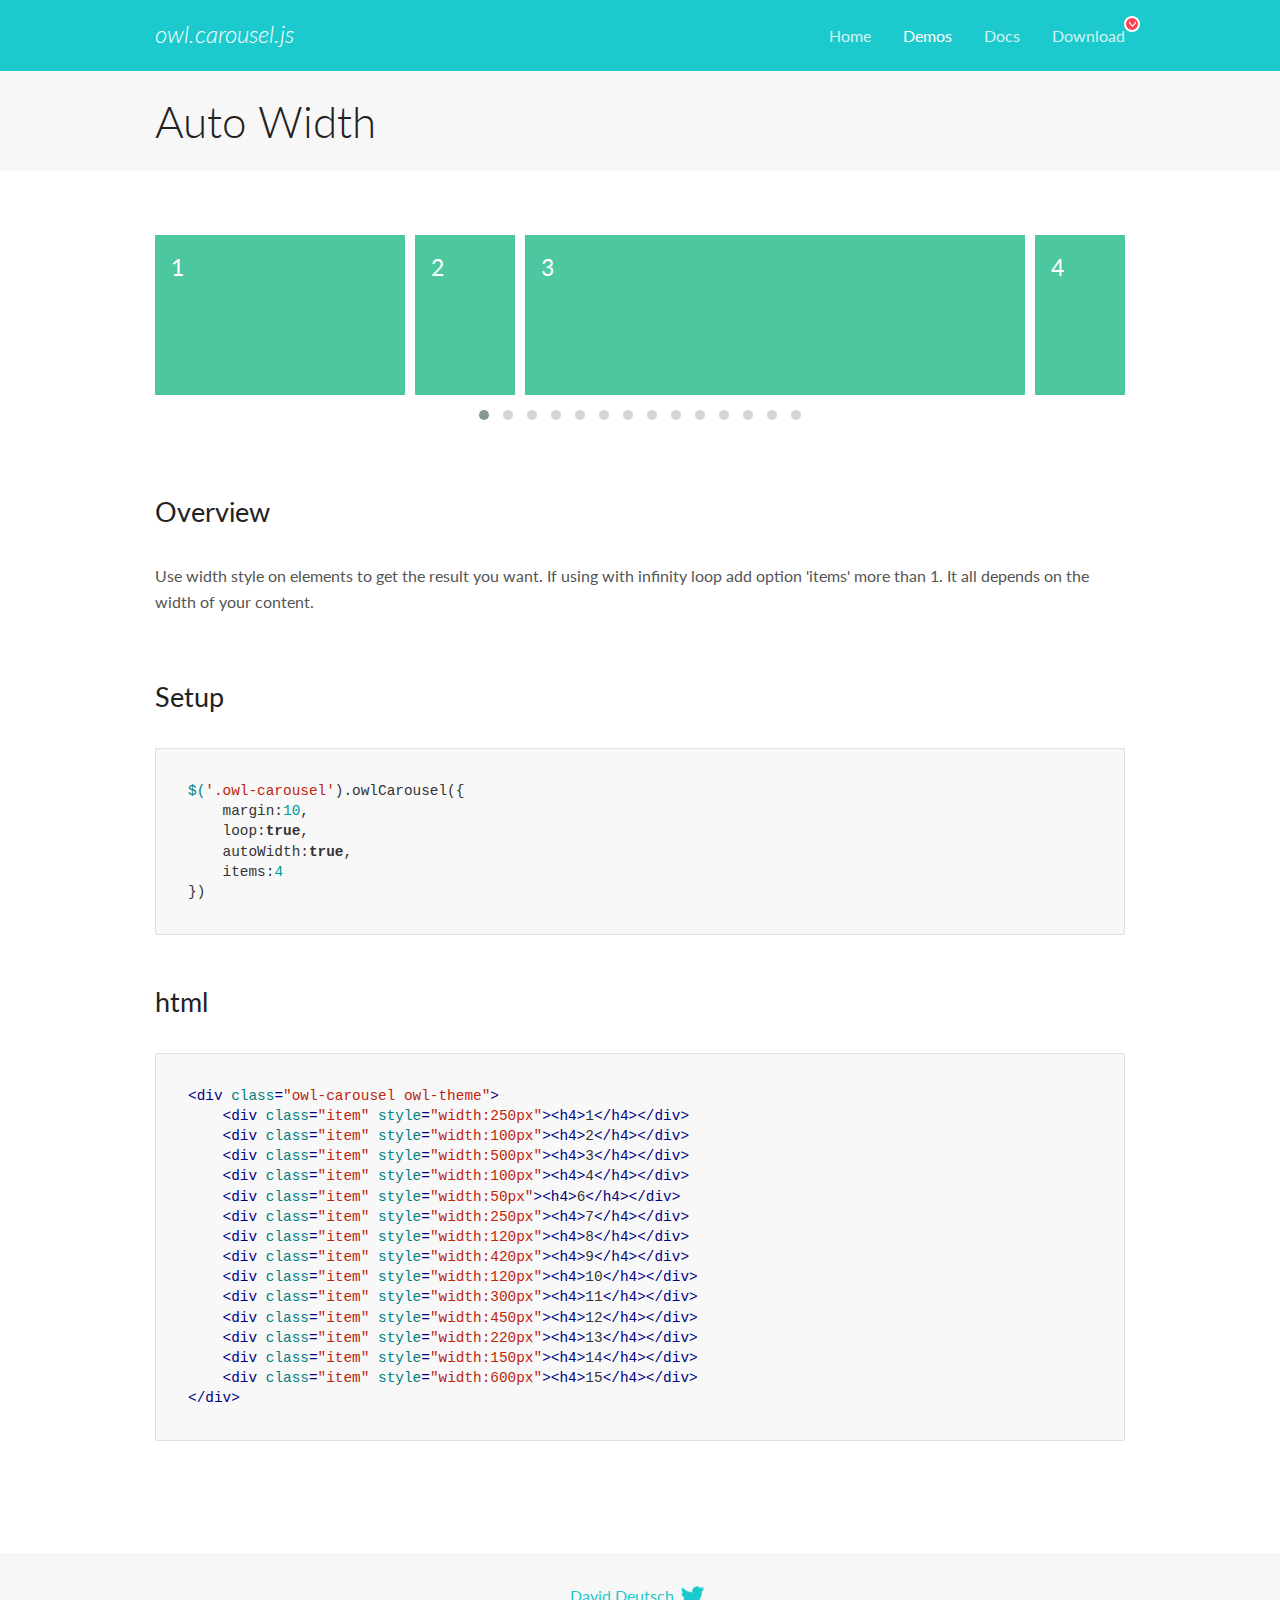
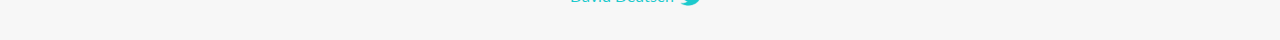
<file: PROJETO  FINAL  NETFLIX/NETFLIX/lib/owl Carousel/docs/demos/autowidth.html>
<!DOCTYPE html>
<html lang="en">
  <head>

    <!-- head -->
    <meta charset="utf-8">
    <meta name="msapplication-tap-highlight" content="no" />
    <meta name="viewport" content="width=device-width, initial-scale=1.0" />
    <meta name="description" content="Auto Width">
    <meta name="author" content="David Deutsch">
    <title>
      Auto Width Demo | Owl Carousel | 2.3.4
    </title>

    <!-- Stylesheets -->
    <link href='https://fonts.googleapis.com/css?family=Lato:300,400,700,400italic,300italic' rel='stylesheet' type='text/css'>
    <link rel="stylesheet" href="../assets/css/docs.theme.min.css">

    <!-- Owl Stylesheets -->
    <link rel="stylesheet" href="../assets/owlcarousel/assets/owl.carousel.min.css">
    <link rel="stylesheet" href="../assets/owlcarousel/assets/owl.theme.default.min.css">

    <!-- HTML5 shim and Respond.js IE8 support of HTML5 elements and media queries -->

    <!--[if lt IE 9]>
      <script src="https://oss.maxcdn.com/libs/html5shiv/3.7.0/html5shiv.js"></script>
      <script src="https://oss.maxcdn.com/libs/respond.js/1.3.0/respond.min.js"></script>
    <![endif]-->

    <!-- Favicons -->
    <link rel="apple-touch-icon-precomposed" sizes="144x144" href="../assets/ico/apple-touch-icon-144-precomposed.png">
    <link rel="shortcut icon" href="../assets/ico/favicon.png">
    <link rel="shortcut icon" href="favicon.ico">

    <!-- Yeah i know js should not be in header. Its required for demos.-->

    <!-- javascript -->
    <script src="../assets/vendors/jquery.min.js"></script>
    <script src="../assets/owlcarousel/owl.carousel.js"></script>
  </head>
  <body>

    <!-- header -->
    <header class="header">
      <div class="row">
        <div class="large-12 columns">
          <div class="brand left">
            <h3>
              <a href="/OwlCarousel2/">owl.carousel.js</a> 
            </h3>
          </div>
          <a id="toggle-nav" class="right">
            <span></span> <span></span> <span></span> 
          </a> 
          <div class="nav-bar">
            <ul class="clearfix">
              <li> <a href="/OwlCarousel2/index.html">Home</a>  </li>
              <li class="active">
                <a href="/OwlCarousel2/demos/demos.html">Demos</a> 
              </li>
              <li> <a href="/OwlCarousel2/docs/started-welcome.html">Docs</a>  </li>
              <li>
                <a href="https://github.com/OwlCarousel2/OwlCarousel2/archive/2.3.4.zip">Download</a> 
                <span class="download"></span> 
              </li>
            </ul>
          </div>
        </div>
      </div>
    </header>

    <!-- title -->
    <section class="title">
      <div class="row">
        <div class="large-12 columns">
          <h1>Auto Width</h1>
        </div>
      </div>
    </section>

    <!--  Demos -->
    <section id="demos">
      <div class="row">
        <div class="large-12 columns">
          <div class="owl-carousel owl-theme">
            <div class="item" style="width:250px">
              <h4>1</h4>
            </div>
            <div class="item" style="width:100px">
              <h4>2</h4>
            </div>
            <div class="item" style="width:500px">
              <h4>3</h4>
            </div>
            <div class="item" style="width:100px">
              <h4>4</h4>
            </div>
            <div class="item" style="width:50px">
              <h4>6</h4>
            </div>
            <div class="item" style="width:250px">
              <h4>7</h4>
            </div>
            <div class="item" style="width:120px">
              <h4>8</h4>
            </div>
            <div class="item" style="width:420px">
              <h4>9</h4>
            </div>
            <div class="item" style="width:120px">
              <h4>10</h4>
            </div>
            <div class="item" style="width:300px">
              <h4>11</h4>
            </div>
            <div class="item" style="width:450px">
              <h4>12</h4>
            </div>
            <div class="item" style="width:220px">
              <h4>13</h4>
            </div>
            <div class="item" style="width:150px">
              <h4>14</h4>
            </div>
            <div class="item" style="width:600px">
              <h4>15</h4>
            </div>
          </div>
          <h3 id="overview">Overview</h3>
          <p>Use width style on elements to get the result you want. If using with infinity loop add option &#39;items&#39; more than 1. It all depends on the width of your content.</p>
          <h3 id="setup">Setup</h3>
          <pre><code>$(&#39;.owl-carousel&#39;).owlCarousel({
    margin:10,
    loop:true,
    autoWidth:true,
    items:4
})</code></pre>
          <h3 id="html">html</h3>
          <pre><code>&lt;div class=&quot;owl-carousel owl-theme&quot;&gt;
    &lt;div class=&quot;item&quot; style=&quot;width:250px&quot;&gt;&lt;h4&gt;1&lt;/h4&gt;&lt;/div&gt;
    &lt;div class=&quot;item&quot; style=&quot;width:100px&quot;&gt;&lt;h4&gt;2&lt;/h4&gt;&lt;/div&gt;
    &lt;div class=&quot;item&quot; style=&quot;width:500px&quot;&gt;&lt;h4&gt;3&lt;/h4&gt;&lt;/div&gt;
    &lt;div class=&quot;item&quot; style=&quot;width:100px&quot;&gt;&lt;h4&gt;4&lt;/h4&gt;&lt;/div&gt;
    &lt;div class=&quot;item&quot; style=&quot;width:50px&quot;&gt;&lt;h4&gt;6&lt;/h4&gt;&lt;/div&gt;
    &lt;div class=&quot;item&quot; style=&quot;width:250px&quot;&gt;&lt;h4&gt;7&lt;/h4&gt;&lt;/div&gt;
    &lt;div class=&quot;item&quot; style=&quot;width:120px&quot;&gt;&lt;h4&gt;8&lt;/h4&gt;&lt;/div&gt;
    &lt;div class=&quot;item&quot; style=&quot;width:420px&quot;&gt;&lt;h4&gt;9&lt;/h4&gt;&lt;/div&gt;
    &lt;div class=&quot;item&quot; style=&quot;width:120px&quot;&gt;&lt;h4&gt;10&lt;/h4&gt;&lt;/div&gt;
    &lt;div class=&quot;item&quot; style=&quot;width:300px&quot;&gt;&lt;h4&gt;11&lt;/h4&gt;&lt;/div&gt;
    &lt;div class=&quot;item&quot; style=&quot;width:450px&quot;&gt;&lt;h4&gt;12&lt;/h4&gt;&lt;/div&gt;
    &lt;div class=&quot;item&quot; style=&quot;width:220px&quot;&gt;&lt;h4&gt;13&lt;/h4&gt;&lt;/div&gt;
    &lt;div class=&quot;item&quot; style=&quot;width:150px&quot;&gt;&lt;h4&gt;14&lt;/h4&gt;&lt;/div&gt;
    &lt;div class=&quot;item&quot; style=&quot;width:600px&quot;&gt;&lt;h4&gt;15&lt;/h4&gt;&lt;/div&gt;
&lt;/div&gt;</code></pre>
          <script>
            $(document).ready(function() {
              $('.owl-carousel').owlCarousel({
                margin: 10,
                loop: true,
                autoWidth: true,
                items: 4
              })
            })
          </script>
        </div>
      </div>
    </section>

    <!-- footer -->
    <footer class="footer">
      <div class="row">
        <div class="large-12 columns">
          <h5>
            <a href="/OwlCarousel2/docs/support-contact.html">David Deutsch</a> 
            <a id="custom-tweet-button" href="https://twitter.com/share?url=https://github.com/OwlCarousel2/OwlCarousel2&text=Owl Carousel - This is so awesome! " target="_blank"></a> 
          </h5>
        </div>
      </div>
    </footer>

    <!-- vendors -->
    <script src="../assets/vendors/highlight.js"></script>
    <script src="../assets/js/app.js"></script>
  </body>
</html>
</file>
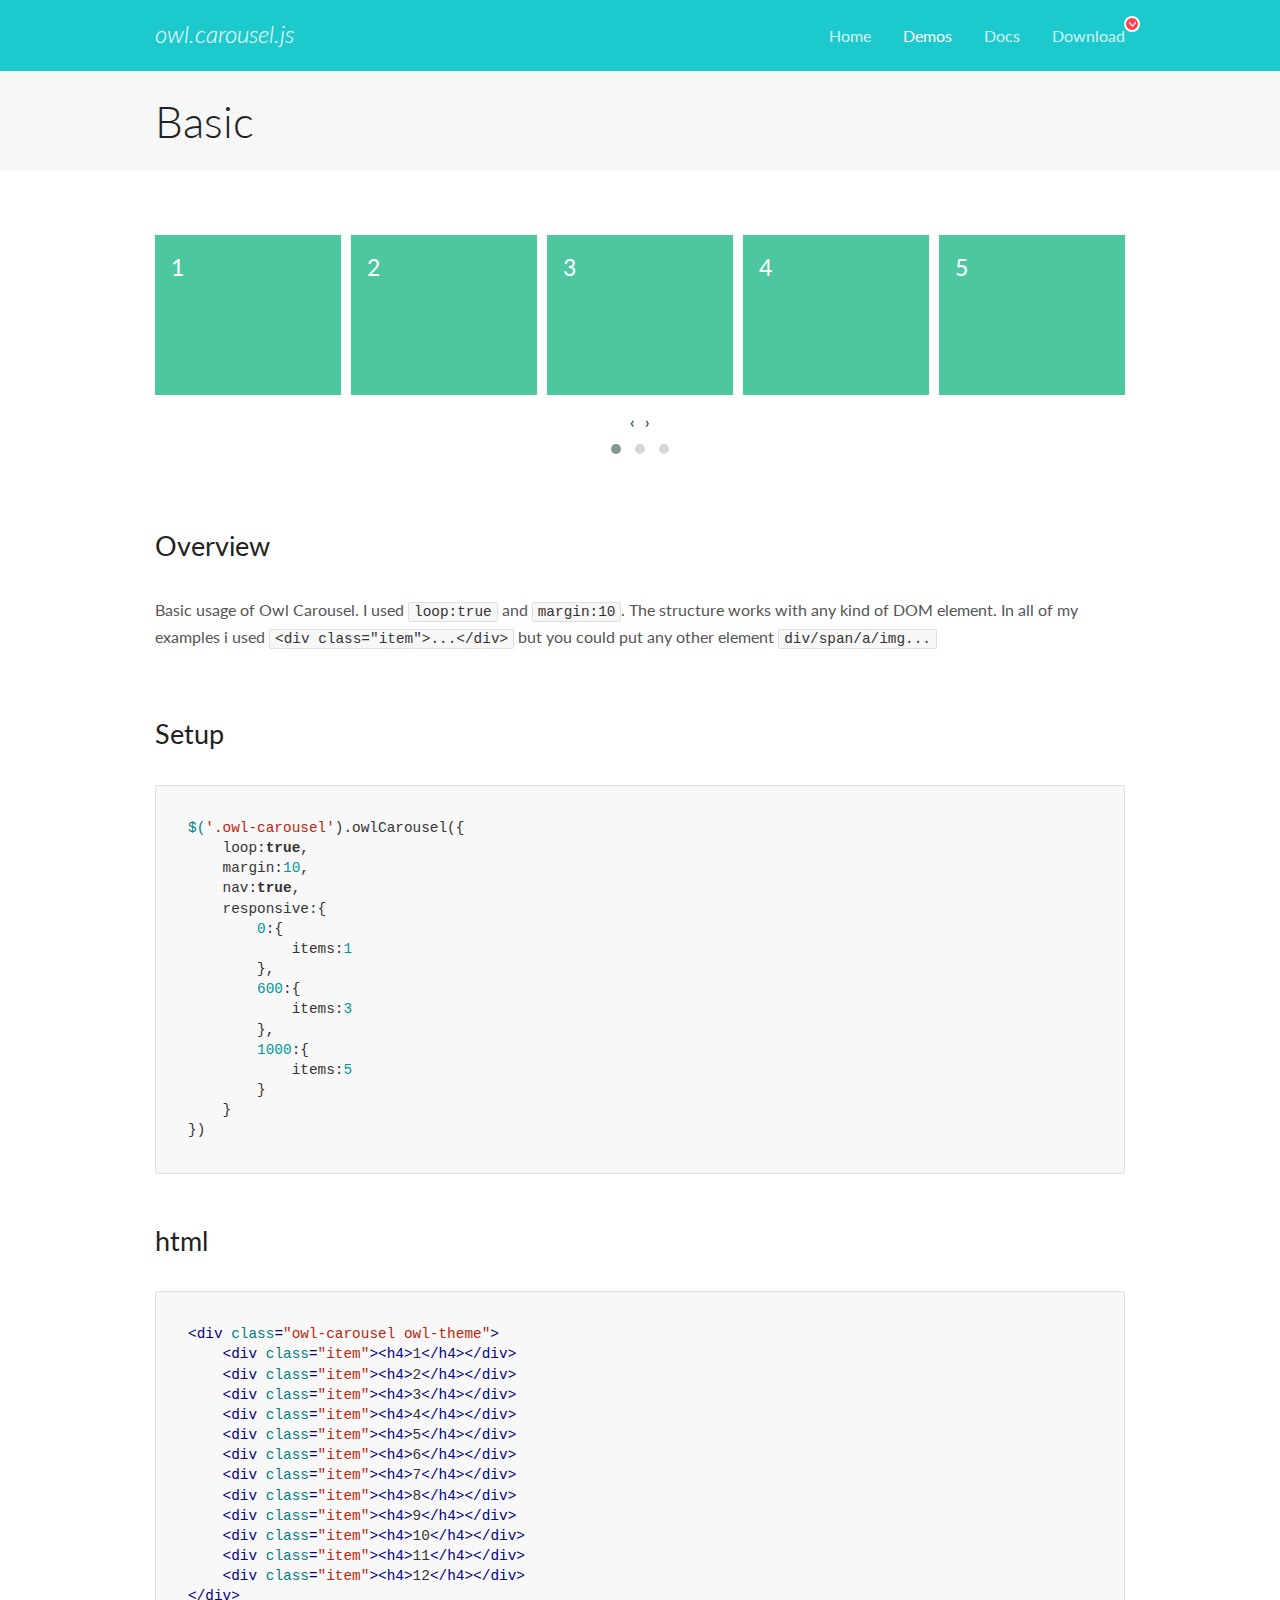
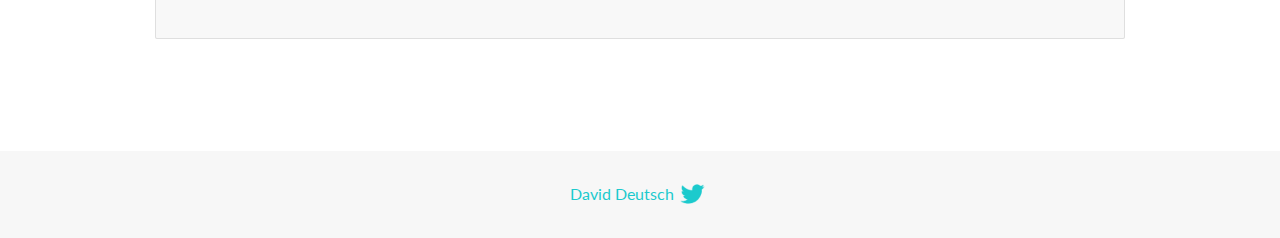
<file: PROJETO  FINAL  NETFLIX/NETFLIX/lib/owl Carousel/docs/demos/basic.html>
<!DOCTYPE html>
<html lang="en">
  <head>

    <!-- head -->
    <meta charset="utf-8">
    <meta name="msapplication-tap-highlight" content="no" />
    <meta name="viewport" content="width=device-width, initial-scale=1.0" />
    <meta name="description" content="Basic usage demo">
    <meta name="author" content="David Deutsch">
    <title>
      Basic Demo | Owl Carousel | 2.3.4
    </title>

    <!-- Stylesheets -->
    <link href='https://fonts.googleapis.com/css?family=Lato:300,400,700,400italic,300italic' rel='stylesheet' type='text/css'>
    <link rel="stylesheet" href="../assets/css/docs.theme.min.css">

    <!-- Owl Stylesheets -->
    <link rel="stylesheet" href="../assets/owlcarousel/assets/owl.carousel.min.css">
    <link rel="stylesheet" href="../assets/owlcarousel/assets/owl.theme.default.min.css">

    <!-- HTML5 shim and Respond.js IE8 support of HTML5 elements and media queries -->

    <!--[if lt IE 9]>
      <script src="https://oss.maxcdn.com/libs/html5shiv/3.7.0/html5shiv.js"></script>
      <script src="https://oss.maxcdn.com/libs/respond.js/1.3.0/respond.min.js"></script>
    <![endif]-->

    <!-- Favicons -->
    <link rel="apple-touch-icon-precomposed" sizes="144x144" href="../assets/ico/apple-touch-icon-144-precomposed.png">
    <link rel="shortcut icon" href="../assets/ico/favicon.png">
    <link rel="shortcut icon" href="favicon.ico">

    <!-- Yeah i know js should not be in header. Its required for demos.-->

    <!-- javascript -->
    <script src="../assets/vendors/jquery.min.js"></script>
    <script src="../assets/owlcarousel/owl.carousel.js"></script>
  </head>
  <body>

    <!-- header -->
    <header class="header">
      <div class="row">
        <div class="large-12 columns">
          <div class="brand left">
            <h3>
              <a href="/OwlCarousel2/">owl.carousel.js</a> 
            </h3>
          </div>
          <a id="toggle-nav" class="right">
            <span></span> <span></span> <span></span> 
          </a> 
          <div class="nav-bar">
            <ul class="clearfix">
              <li> <a href="/OwlCarousel2/index.html">Home</a>  </li>
              <li class="active">
                <a href="/OwlCarousel2/demos/demos.html">Demos</a> 
              </li>
              <li> <a href="/OwlCarousel2/docs/started-welcome.html">Docs</a>  </li>
              <li>
                <a href="https://github.com/OwlCarousel2/OwlCarousel2/archive/2.3.4.zip">Download</a> 
                <span class="download"></span> 
              </li>
            </ul>
          </div>
        </div>
      </div>
    </header>

    <!-- title -->
    <section class="title">
      <div class="row">
        <div class="large-12 columns">
          <h1>Basic</h1>
        </div>
      </div>
    </section>

    <!--  Demos -->
    <section id="demos">
      <div class="row">
        <div class="large-12 columns">
          <div class="owl-carousel owl-theme">
            <div class="item">
              <h4>1</h4>
            </div>
            <div class="item">
              <h4>2</h4>
            </div>
            <div class="item">
              <h4>3</h4>
            </div>
            <div class="item">
              <h4>4</h4>
            </div>
            <div class="item">
              <h4>5</h4>
            </div>
            <div class="item">
              <h4>6</h4>
            </div>
            <div class="item">
              <h4>7</h4>
            </div>
            <div class="item">
              <h4>8</h4>
            </div>
            <div class="item">
              <h4>9</h4>
            </div>
            <div class="item">
              <h4>10</h4>
            </div>
            <div class="item">
              <h4>11</h4>
            </div>
            <div class="item">
              <h4>12</h4>
            </div>
          </div>
          <h3 id="overview">Overview</h3>
          <p>Basic usage of Owl Carousel. I used <code>loop:true</code> and <code>margin:10</code>. The structure works with any kind of DOM element. In all of my examples i used <code>&lt;div class=&quot;item&quot;&gt;...&lt;/div&gt;</code> but you could
            put any other element <code>div/span/a/img...</code></p>
          <h3 id="setup">Setup</h3>
          <pre><code>$(&#39;.owl-carousel&#39;).owlCarousel({
    loop:true,
    margin:10,
    nav:true,
    responsive:{
        0:{
            items:1
        },
        600:{
            items:3
        },
        1000:{
            items:5
        }
    }
})</code></pre>
          <h3 id="html">html</h3>
          <pre><code>&lt;div class=&quot;owl-carousel owl-theme&quot;&gt;
    &lt;div class=&quot;item&quot;&gt;&lt;h4&gt;1&lt;/h4&gt;&lt;/div&gt;
    &lt;div class=&quot;item&quot;&gt;&lt;h4&gt;2&lt;/h4&gt;&lt;/div&gt;
    &lt;div class=&quot;item&quot;&gt;&lt;h4&gt;3&lt;/h4&gt;&lt;/div&gt;
    &lt;div class=&quot;item&quot;&gt;&lt;h4&gt;4&lt;/h4&gt;&lt;/div&gt;
    &lt;div class=&quot;item&quot;&gt;&lt;h4&gt;5&lt;/h4&gt;&lt;/div&gt;
    &lt;div class=&quot;item&quot;&gt;&lt;h4&gt;6&lt;/h4&gt;&lt;/div&gt;
    &lt;div class=&quot;item&quot;&gt;&lt;h4&gt;7&lt;/h4&gt;&lt;/div&gt;
    &lt;div class=&quot;item&quot;&gt;&lt;h4&gt;8&lt;/h4&gt;&lt;/div&gt;
    &lt;div class=&quot;item&quot;&gt;&lt;h4&gt;9&lt;/h4&gt;&lt;/div&gt;
    &lt;div class=&quot;item&quot;&gt;&lt;h4&gt;10&lt;/h4&gt;&lt;/div&gt;
    &lt;div class=&quot;item&quot;&gt;&lt;h4&gt;11&lt;/h4&gt;&lt;/div&gt;
    &lt;div class=&quot;item&quot;&gt;&lt;h4&gt;12&lt;/h4&gt;&lt;/div&gt;
&lt;/div&gt;</code></pre>
          <script>
            $(document).ready(function() {
              var owl = $('.owl-carousel');
              owl.owlCarousel({
                margin: 10,
                nav: true,
                loop: true,
                responsive: {
                  0: {
                    items: 1
                  },
                  600: {
                    items: 3
                  },
                  1000: {
                    items: 5
                  }
                }
              })
            })
          </script>
        </div>
      </div>
    </section>

    <!-- footer -->
    <footer class="footer">
      <div class="row">
        <div class="large-12 columns">
          <h5>
            <a href="/OwlCarousel2/docs/support-contact.html">David Deutsch</a> 
            <a id="custom-tweet-button" href="https://twitter.com/share?url=https://github.com/OwlCarousel2/OwlCarousel2&text=Owl Carousel - This is so awesome! " target="_blank"></a> 
          </h5>
        </div>
      </div>
    </footer>

    <!-- vendors -->
    <script src="../assets/vendors/highlight.js"></script>
    <script src="../assets/js/app.js"></script>
  </body>
</html>
</file>
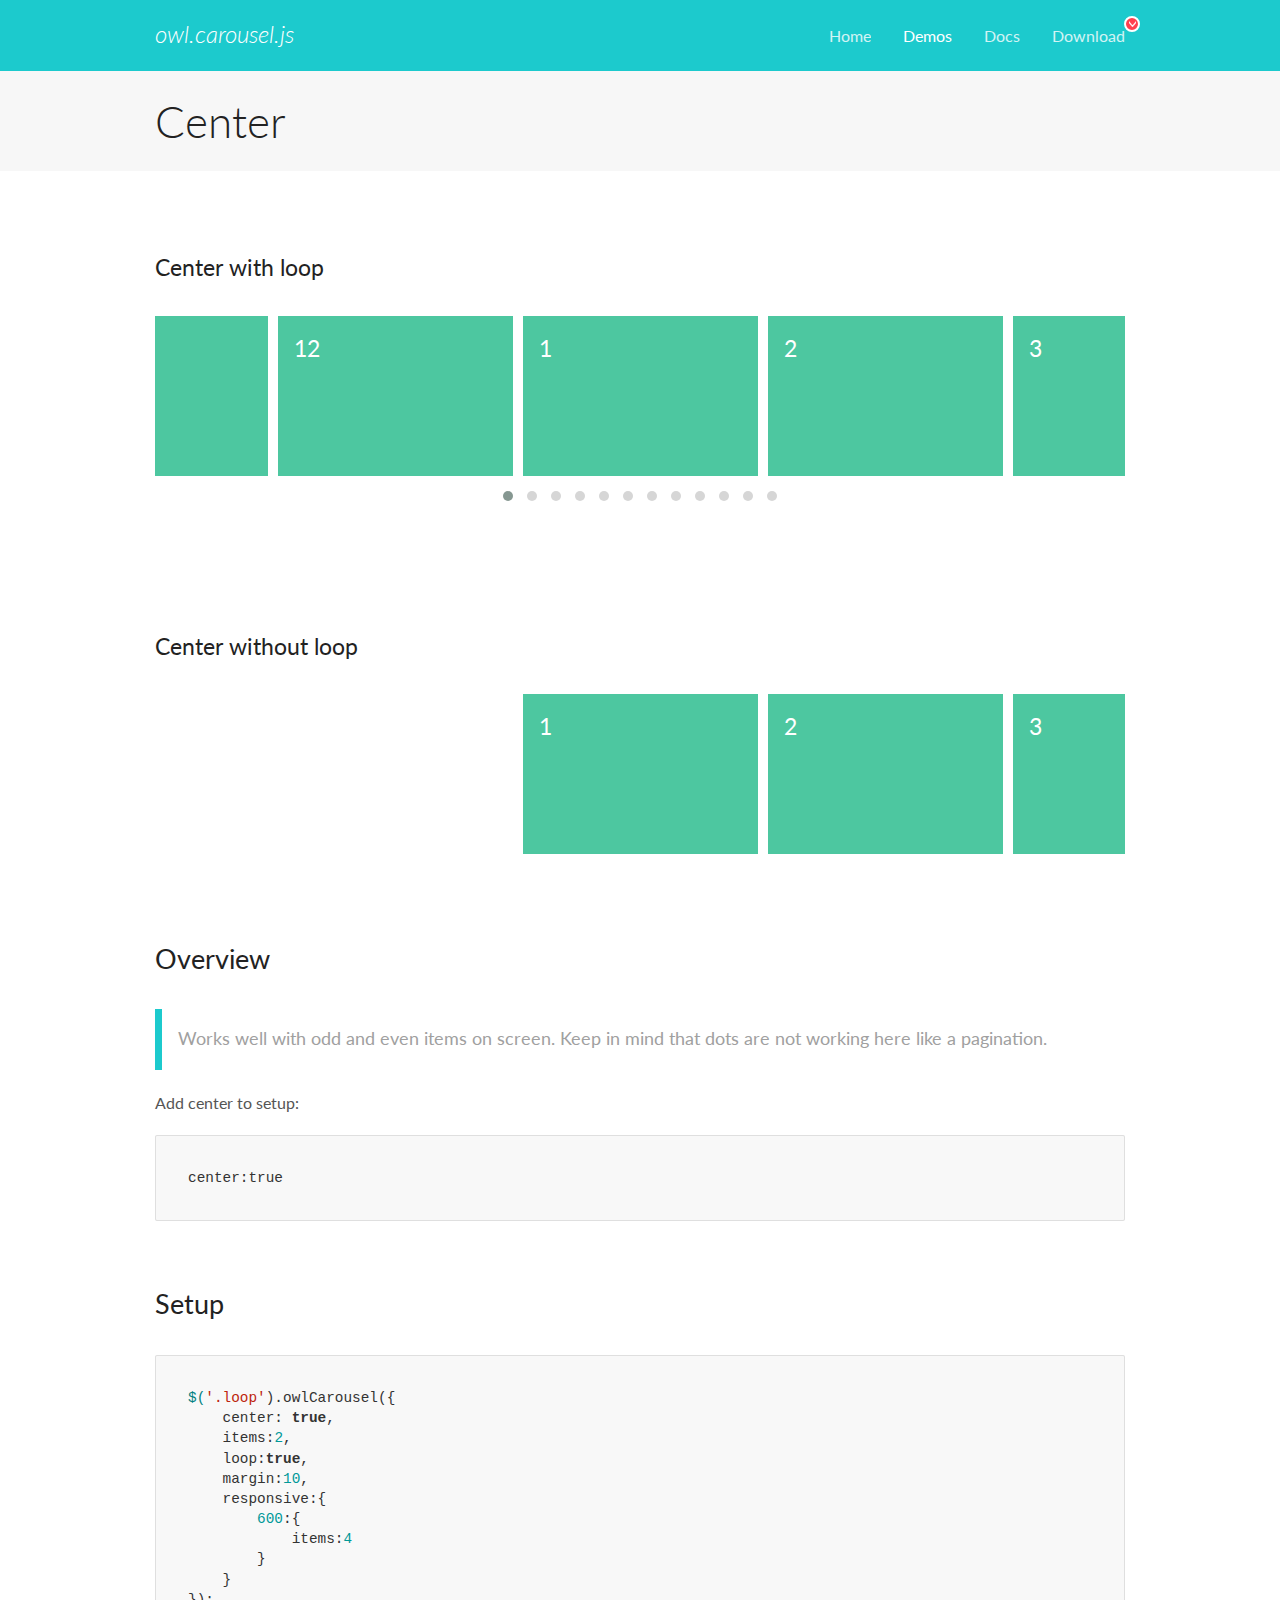
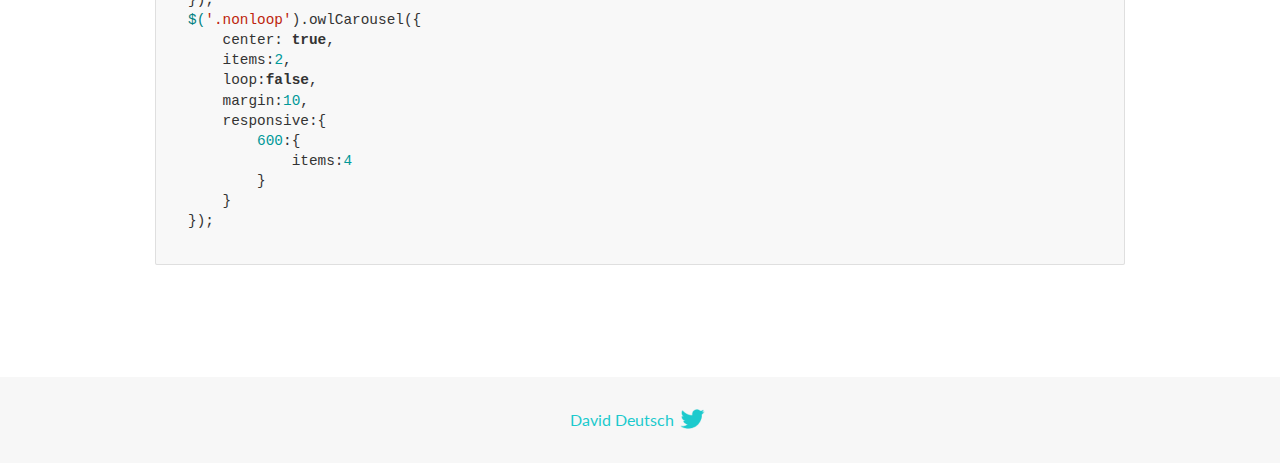
<file: PROJETO  FINAL  NETFLIX/NETFLIX/lib/owl Carousel/docs/demos/center.html>
<!DOCTYPE html>
<html lang="en">
  <head>

    <!-- head -->
    <meta charset="utf-8">
    <meta name="msapplication-tap-highlight" content="no" />
    <meta name="viewport" content="width=device-width, initial-scale=1.0" />
    <meta name="description" content="Center carousel">
    <meta name="author" content="David Deutsch">
    <title>
      Center Demo | Owl Carousel | 2.3.4
    </title>

    <!-- Stylesheets -->
    <link href='https://fonts.googleapis.com/css?family=Lato:300,400,700,400italic,300italic' rel='stylesheet' type='text/css'>
    <link rel="stylesheet" href="../assets/css/docs.theme.min.css">

    <!-- Owl Stylesheets -->
    <link rel="stylesheet" href="../assets/owlcarousel/assets/owl.carousel.min.css">
    <link rel="stylesheet" href="../assets/owlcarousel/assets/owl.theme.default.min.css">

    <!-- HTML5 shim and Respond.js IE8 support of HTML5 elements and media queries -->

    <!--[if lt IE 9]>
      <script src="https://oss.maxcdn.com/libs/html5shiv/3.7.0/html5shiv.js"></script>
      <script src="https://oss.maxcdn.com/libs/respond.js/1.3.0/respond.min.js"></script>
    <![endif]-->

    <!-- Favicons -->
    <link rel="apple-touch-icon-precomposed" sizes="144x144" href="../assets/ico/apple-touch-icon-144-precomposed.png">
    <link rel="shortcut icon" href="../assets/ico/favicon.png">
    <link rel="shortcut icon" href="favicon.ico">

    <!-- Yeah i know js should not be in header. Its required for demos.-->

    <!-- javascript -->
    <script src="../assets/vendors/jquery.min.js"></script>
    <script src="../assets/owlcarousel/owl.carousel.js"></script>
  </head>
  <body>

    <!-- header -->
    <header class="header">
      <div class="row">
        <div class="large-12 columns">
          <div class="brand left">
            <h3>
              <a href="/OwlCarousel2/">owl.carousel.js</a> 
            </h3>
          </div>
          <a id="toggle-nav" class="right">
            <span></span> <span></span> <span></span> 
          </a> 
          <div class="nav-bar">
            <ul class="clearfix">
              <li> <a href="/OwlCarousel2/index.html">Home</a>  </li>
              <li class="active">
                <a href="/OwlCarousel2/demos/demos.html">Demos</a> 
              </li>
              <li> <a href="/OwlCarousel2/docs/started-welcome.html">Docs</a>  </li>
              <li>
                <a href="https://github.com/OwlCarousel2/OwlCarousel2/archive/2.3.4.zip">Download</a> 
                <span class="download"></span> 
              </li>
            </ul>
          </div>
        </div>
      </div>
    </header>

    <!-- title -->
    <section class="title">
      <div class="row">
        <div class="large-12 columns">
          <h1>Center</h1>
        </div>
      </div>
    </section>

    <!--  Demos -->
    <section id="demos">
      <div class="row">
        <div class="large-12 columns">
          <h4 id="center-with-loop">Center with loop</h4>
          <div class="loop owl-carousel owl-theme">
            <div class="item">
              <h4>1</h4>
            </div>
            <div class="item">
              <h4>2</h4>
            </div>
            <div class="item">
              <h4>3</h4>
            </div>
            <div class="item">
              <h4>4</h4>
            </div>
            <div class="item">
              <h4>5</h4>
            </div>
            <div class="item">
              <h4>6</h4>
            </div>
            <div class="item">
              <h4>7</h4>
            </div>
            <div class="item">
              <h4>8</h4>
            </div>
            <div class="item">
              <h4>9</h4>
            </div>
            <div class="item">
              <h4>10</h4>
            </div>
            <div class="item">
              <h4>11</h4>
            </div>
            <div class="item">
              <h4>12</h4>
            </div>
          </div>
          <br>
          <h4 id="center-without-loop">Center without loop</h4>
          <div class="nonloop owl-carousel">
            <div class="item">
              <h4>1</h4>
            </div>
            <div class="item">
              <h4>2</h4>
            </div>
            <div class="item">
              <h4>3</h4>
            </div>
            <div class="item">
              <h4>4</h4>
            </div>
            <div class="item">
              <h4>5</h4>
            </div>
            <div class="item">
              <h4>6</h4>
            </div>
            <div class="item">
              <h4>7</h4>
            </div>
            <div class="item">
              <h4>8</h4>
            </div>
            <div class="item">
              <h4>9</h4>
            </div>
            <div class="item">
              <h4>10</h4>
            </div>
            <div class="item">
              <h4>11</h4>
            </div>
            <div class="item">
              <h4>12</h4>
            </div>
          </div>
          <h3 id="overview">Overview</h3>
          <blockquote>
            <p>Works well with odd and even items on screen. Keep in mind that dots are not working here like a pagination.</p>
          </blockquote>
          <p>Add center to setup:</p>
          <pre><code>center:true</code></pre>
          <h3 id="setup">Setup</h3>
          <pre><code>$(&#39;.loop&#39;).owlCarousel({
    center: true,
    items:2,
    loop:true,
    margin:10,
    responsive:{
        600:{
            items:4
        }
    }
});
$(&#39;.nonloop&#39;).owlCarousel({
    center: true,
    items:2,
    loop:false,
    margin:10,
    responsive:{
        600:{
            items:4
        }
    }
});</code></pre>
          <script>
            jQuery(document).ready(function($) {
              $('.loop').owlCarousel({
                center: true,
                items: 2,
                loop: true,
                margin: 10,
                responsive: {
                  600: {
                    items: 4
                  }
                }
              });
              $('.nonloop').owlCarousel({
                center: true,
                items: 2,
                loop: false,
                margin: 10,
                responsive: {
                  600: {
                    items: 4
                  }
                }
              });
            });
          </script>
        </div>
      </div>
    </section>

    <!-- footer -->
    <footer class="footer">
      <div class="row">
        <div class="large-12 columns">
          <h5>
            <a href="/OwlCarousel2/docs/support-contact.html">David Deutsch</a> 
            <a id="custom-tweet-button" href="https://twitter.com/share?url=https://github.com/OwlCarousel2/OwlCarousel2&text=Owl Carousel - This is so awesome! " target="_blank"></a> 
          </h5>
        </div>
      </div>
    </footer>

    <!-- vendors -->
    <script src="../assets/vendors/highlight.js"></script>
    <script src="../assets/js/app.js"></script>
  </body>
</html>
</file>
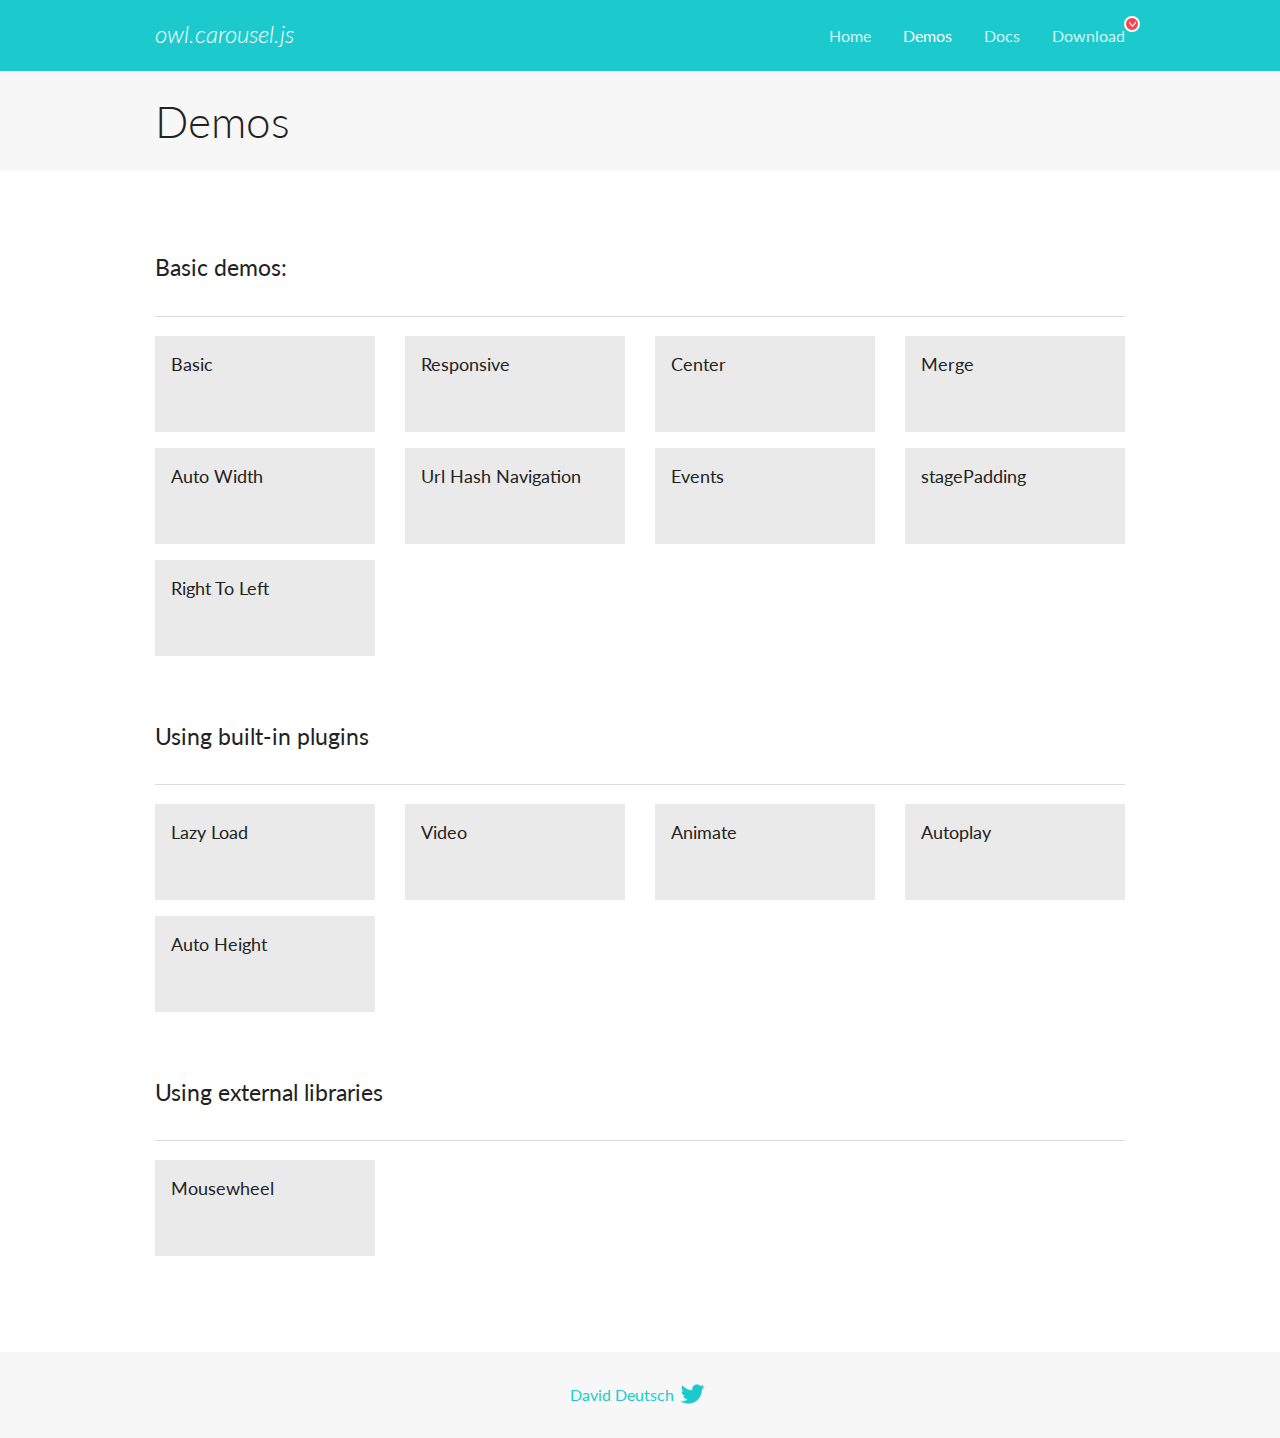
<file: PROJETO  FINAL  NETFLIX/NETFLIX/lib/owl Carousel/docs/demos/demos.html>
<!DOCTYPE html>
<html lang="en">
  <head>

    <!-- head -->
    <meta charset="utf-8">
    <meta name="msapplication-tap-highlight" content="no" />
    <meta name="viewport" content="width=device-width, initial-scale=1.0" />
    <meta name="description" content="A list of Owl Carousel examples.">
    <meta name="author" content="David Deutsch">
    <title>
      Demos | Owl Carousel | 2.3.4
    </title>

    <!-- Stylesheets -->
    <link href='https://fonts.googleapis.com/css?family=Lato:300,400,700,400italic,300italic' rel='stylesheet' type='text/css'>
    <link rel="stylesheet" href="../assets/css/docs.theme.min.css">

    <!-- Owl Stylesheets -->
    <link rel="stylesheet" href="../assets/owlcarousel/assets/owl.carousel.min.css">
    <link rel="stylesheet" href="../assets/owlcarousel/assets/owl.theme.default.min.css">

    <!-- HTML5 shim and Respond.js IE8 support of HTML5 elements and media queries -->

    <!--[if lt IE 9]>
      <script src="https://oss.maxcdn.com/libs/html5shiv/3.7.0/html5shiv.js"></script>
      <script src="https://oss.maxcdn.com/libs/respond.js/1.3.0/respond.min.js"></script>
    <![endif]-->

    <!-- Favicons -->
    <link rel="apple-touch-icon-precomposed" sizes="144x144" href="../assets/ico/apple-touch-icon-144-precomposed.png">
    <link rel="shortcut icon" href="../assets/ico/favicon.png">
    <link rel="shortcut icon" href="favicon.ico">

    <!-- Yeah i know js should not be in header. Its required for demos.-->

    <!-- javascript -->
    <script src="../assets/vendors/jquery.min.js"></script>
    <script src="../assets/owlcarousel/owl.carousel.js"></script>
  </head>
  <body>

    <!-- header -->
    <header class="header">
      <div class="row">
        <div class="large-12 columns">
          <div class="brand left">
            <h3>
              <a href="/OwlCarousel2/">owl.carousel.js</a> 
            </h3>
          </div>
          <a id="toggle-nav" class="right">
            <span></span> <span></span> <span></span> 
          </a> 
          <div class="nav-bar">
            <ul class="clearfix">
              <li> <a href="/OwlCarousel2/index.html">Home</a>  </li>
              <li class="active">
                <a href="/OwlCarousel2/demos/demos.html">Demos</a> 
              </li>
              <li> <a href="/OwlCarousel2/docs/started-welcome.html">Docs</a>  </li>
              <li>
                <a href="https://github.com/OwlCarousel2/OwlCarousel2/archive/2.3.4.zip">Download</a> 
                <span class="download"></span> 
              </li>
            </ul>
          </div>
        </div>
      </div>
    </header>

    <!-- title -->
    <section class="title">
      <div class="row">
        <div class="large-12 columns">
          <h1>Demos</h1>
        </div>
      </div>
    </section>

    <!--  Demos -->
    <section id="demos">
      <div class="row">
        <div class="large-12 columns">
          <h4 id="basic-demos-">Basic demos:</h4>
          <hr>
          <div class="demo-list">
            <div class="row">
              <div class="small-6 medium-4 large-3 columns">
                <a href="basic.html" class="demo-block">
                  <h5>Basic </h5>
                </a> 
              </div>
              <div class="small-6 medium-4 large-3 columns">
                <a href="responsive.html" class="demo-block">
                  <h5>Responsive </h5>
                </a> 
              </div>
              <div class="small-6 medium-4 large-3 columns">
                <a href="center.html" class="demo-block">
                  <h5>Center </h5>
                </a> 
              </div>
              <div class="small-6 medium-4 large-3 columns">
                <a href="merge.html" class="demo-block">
                  <h5>Merge </h5>
                </a> 
              </div>
              <div class="small-6 medium-4 large-3 columns">
                <a href="autowidth.html" class="demo-block">
                  <h5>Auto Width </h5>
                </a> 
              </div>
              <div class="small-6 medium-4 large-3 columns">
                <a href="urlhashnav.html" class="demo-block">
                  <h5>Url Hash Navigation </h5>
                </a> 
              </div>
              <div class="small-6 medium-4 large-3 columns">
                <a href="events.html" class="demo-block">
                  <h5>Events </h5>
                </a> 
              </div>
              <div class="small-6 medium-4 large-3 columns">
                <a href="stagepadding.html" class="demo-block">
                  <h5>stagePadding </h5>
                </a> 
              </div>
              <div class="small-6 medium-4 large-3 columns">
                <a href="rtl.html" class="demo-block">
                  <h5>Right To Left </h5>
                </a> 
              </div>
            </div>
          </div>
          <h4 id="using-built-in-plugins">Using built-in plugins</h4>
          <hr>
          <div class="demo-list">
            <div class="row">
              <div class="small-6 medium-4 large-3 columns">
                <a href="lazyLoad.html" class="demo-block">
                  <h5>Lazy Load </h5>
                </a> 
              </div>
              <div class="small-6 medium-4 large-3 columns">
                <a href="video.html" class="demo-block">
                  <h5>Video </h5>
                </a> 
              </div>
              <div class="small-6 medium-4 large-3 columns">
                <a href="animate.html" class="demo-block">
                  <h5>Animate </h5>
                </a> 
              </div>
              <div class="small-6 medium-4 large-3 columns">
                <a href="autoplay.html" class="demo-block">
                  <h5>Autoplay </h5>
                </a> 
              </div>
              <div class="small-6 medium-4 large-3 columns">
                <a href="autoheight.html" class="demo-block">
                  <h5>Auto Height </h5>
                </a> 
              </div>
            </div>
          </div>
          <h4 id="using-external-libraries">Using external libraries</h4>
          <hr>
          <div class="demo-list">
            <div class="row">
              <div class="small-6 medium-4 large-3 columns">
                <a href="mousewheel.html" class="demo-block">
                  <h5>Mousewheel </h5>
                </a> 
              </div>
            </div>
          </div>
        </div>
      </div>
    </section>

    <!-- footer -->
    <footer class="footer">
      <div class="row">
        <div class="large-12 columns">
          <h5>
            <a href="/OwlCarousel2/docs/support-contact.html">David Deutsch</a> 
            <a id="custom-tweet-button" href="https://twitter.com/share?url=https://github.com/OwlCarousel2/OwlCarousel2&text=Owl Carousel - This is so awesome! " target="_blank"></a> 
          </h5>
        </div>
      </div>
    </footer>

    <!-- vendors -->
    <script src="../assets/vendors/highlight.js"></script>
    <script src="../assets/js/app.js"></script>
  </body>
</html>
</file>
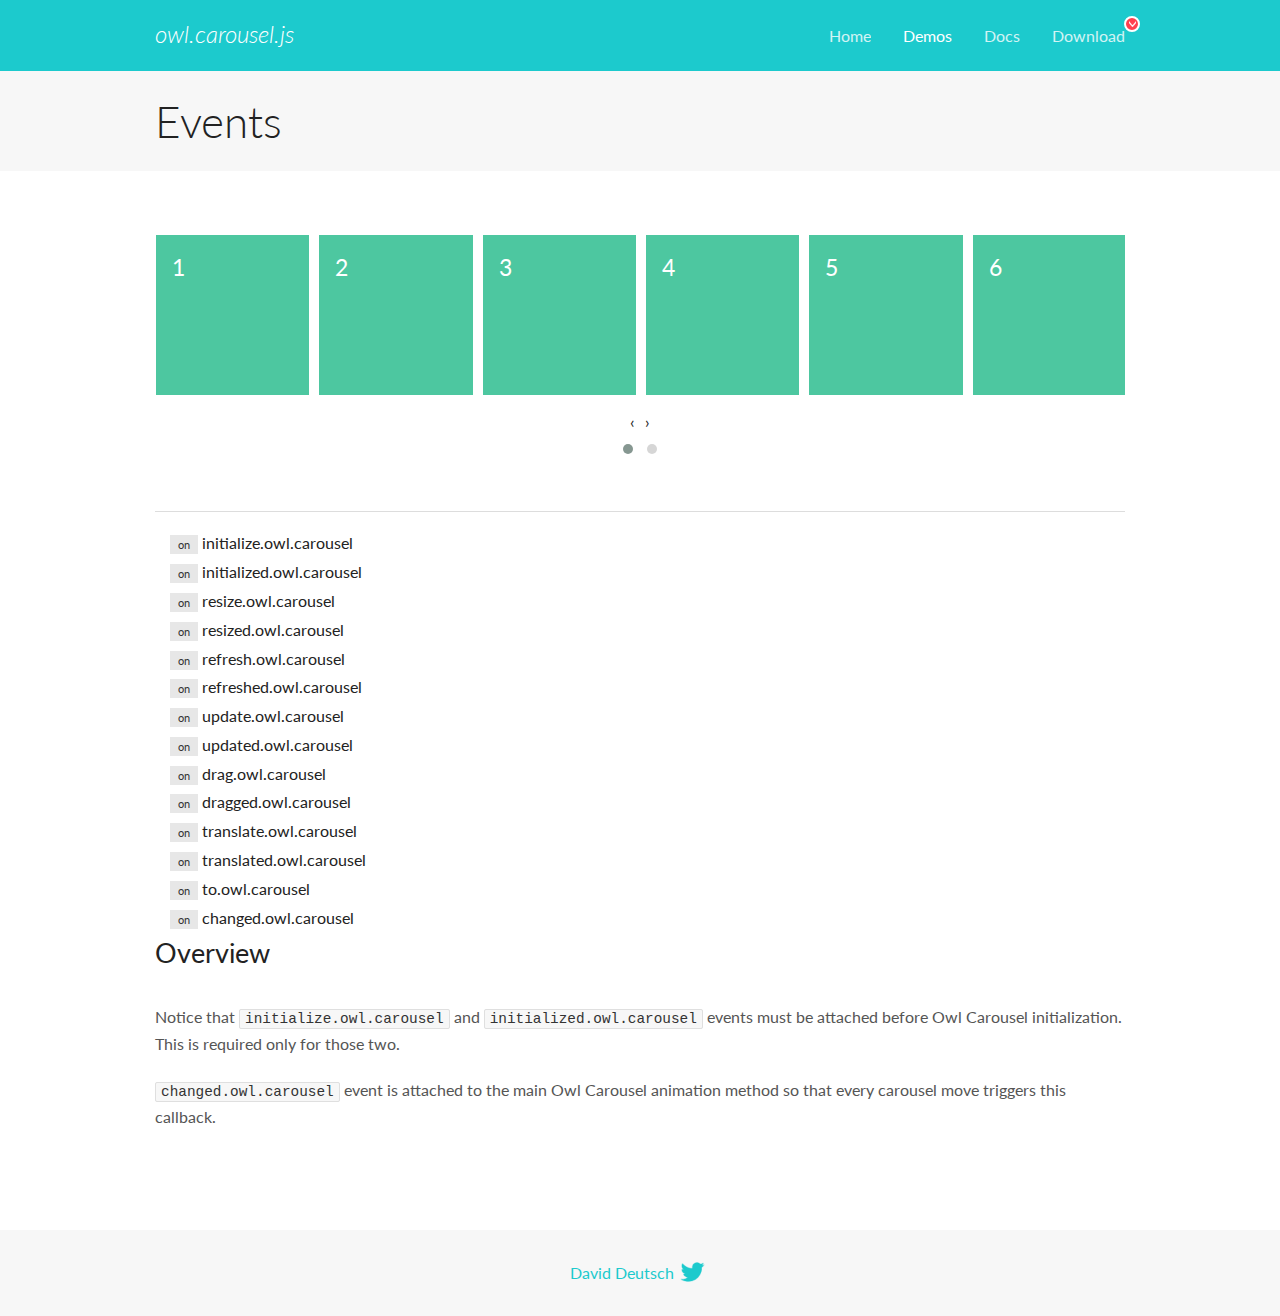
<file: PROJETO  FINAL  NETFLIX/NETFLIX/lib/owl Carousel/docs/demos/events.html>
<!DOCTYPE html>
<html lang="en">
  <head>

    <!-- head -->
    <meta charset="utf-8">
    <meta name="msapplication-tap-highlight" content="no" />
    <meta name="viewport" content="width=device-width, initial-scale=1.0" />
    <meta name="description" content="Events usage demo">
    <meta name="author" content="David Deutsch">
    <title>
      Events Demo | Owl Carousel | 2.3.4
    </title>

    <!-- Stylesheets -->
    <link href='https://fonts.googleapis.com/css?family=Lato:300,400,700,400italic,300italic' rel='stylesheet' type='text/css'>
    <link rel="stylesheet" href="../assets/css/docs.theme.min.css">

    <!-- Owl Stylesheets -->
    <link rel="stylesheet" href="../assets/owlcarousel/assets/owl.carousel.min.css">
    <link rel="stylesheet" href="../assets/owlcarousel/assets/owl.theme.default.min.css">

    <!-- HTML5 shim and Respond.js IE8 support of HTML5 elements and media queries -->

    <!--[if lt IE 9]>
      <script src="https://oss.maxcdn.com/libs/html5shiv/3.7.0/html5shiv.js"></script>
      <script src="https://oss.maxcdn.com/libs/respond.js/1.3.0/respond.min.js"></script>
    <![endif]-->

    <!-- Favicons -->
    <link rel="apple-touch-icon-precomposed" sizes="144x144" href="../assets/ico/apple-touch-icon-144-precomposed.png">
    <link rel="shortcut icon" href="../assets/ico/favicon.png">
    <link rel="shortcut icon" href="favicon.ico">

    <!-- Yeah i know js should not be in header. Its required for demos.-->

    <!-- javascript -->
    <script src="../assets/vendors/jquery.min.js"></script>
    <script src="../assets/owlcarousel/owl.carousel.js"></script>
  </head>
  <body>

    <!-- header -->
    <header class="header">
      <div class="row">
        <div class="large-12 columns">
          <div class="brand left">
            <h3>
              <a href="/OwlCarousel2/">owl.carousel.js</a> 
            </h3>
          </div>
          <a id="toggle-nav" class="right">
            <span></span> <span></span> <span></span> 
          </a> 
          <div class="nav-bar">
            <ul class="clearfix">
              <li> <a href="/OwlCarousel2/index.html">Home</a>  </li>
              <li class="active">
                <a href="/OwlCarousel2/demos/demos.html">Demos</a> 
              </li>
              <li> <a href="/OwlCarousel2/docs/started-welcome.html">Docs</a>  </li>
              <li>
                <a href="https://github.com/OwlCarousel2/OwlCarousel2/archive/2.3.4.zip">Download</a> 
                <span class="download"></span> 
              </li>
            </ul>
          </div>
        </div>
      </div>
    </header>

    <!-- title -->
    <section class="title">
      <div class="row">
        <div class="large-12 columns">
          <h1>Events</h1>
        </div>
      </div>
    </section>

    <!--  Demos -->
    <section id="demos">
      <div class="row">
        <div class="large-12 columns">
          <div class="owl-carousel owl-theme">
            <div class="item">
              <h4>1</h4>
            </div>
            <div class="item">
              <h4>2</h4>
            </div>
            <div class="item">
              <h4>3</h4>
            </div>
            <div class="item">
              <h4>4</h4>
            </div>
            <div class="item">
              <h4>5</h4>
            </div>
            <div class="item">
              <h4>6</h4>
            </div>
            <div class="item">
              <h4>7</h4>
            </div>
            <div class="item">
              <h4>8</h4>
            </div>
            <div class="item">
              <h4>9</h4>
            </div>
            <div class="item">
              <h4>10</h4>
            </div>
            <div class="item">
              <h4>11</h4>
            </div>
            <div class="item">
              <h4>12</h4>
            </div>
          </div>
          <hr>
          <div class="large-12 columns callbacks">
            <div><span class="label secondary initialize">on</span>  initialize.owl.carousel </div>
            <div><span class="label secondary initialized">on</span>  initialized.owl.carousel </div>
            <div><span class="label secondary resize">on</span>  resize.owl.carousel </div>
            <div><span class="label secondary resized">on</span>  resized.owl.carousel </div>
            <div><span class="label secondary refresh">on</span>  refresh.owl.carousel </div>
            <div><span class="label secondary refreshed">on</span>  refreshed.owl.carousel </div>
            <div><span class="label secondary update">on</span>  update.owl.carousel </div>
            <div><span class="label secondary updated">on</span>  updated.owl.carousel </div>
            <div><span class="label secondary drag">on</span>  drag.owl.carousel </div>
            <div><span class="label secondary dragged">on</span>  dragged.owl.carousel </div>
            <div><span class="label secondary translate">on</span>  translate.owl.carousel </div>
            <div><span class="label secondary translated">on</span>  translated.owl.carousel </div>
            <div><span class="label secondary to">on</span>  to.owl.carousel </div>
            <div><span class="label secondary changed">on</span>  changed.owl.carousel </div>
          </div>
          <h3 id="overview">Overview</h3>
          <p>Notice that <code>initialize.owl.carousel</code> and <code>initialized.owl.carousel</code> events must be attached before Owl Carousel initialization. This is required only for those two.</p>
          <p><code>changed.owl.carousel</code> event is attached to the main Owl Carousel animation method so that every carousel move triggers this callback.</p>
          <script>
            jQuery(document).ready(function($) {
              var owl = $('.owl-carousel');
              owl.on('initialize.owl.carousel initialized.owl.carousel ' +
                'initialize.owl.carousel initialize.owl.carousel ' +
                'resize.owl.carousel resized.owl.carousel ' +
                'refresh.owl.carousel refreshed.owl.carousel ' +
                'update.owl.carousel updated.owl.carousel ' +
                'drag.owl.carousel dragged.owl.carousel ' +
                'translate.owl.carousel translated.owl.carousel ' +
                'to.owl.carousel changed.owl.carousel',
                function(e) {
                  $('.' + e.type)
                    .removeClass('secondary')
                    .addClass('success');
                  window.setTimeout(function() {
                    $('.' + e.type)
                      .removeClass('success')
                      .addClass('secondary');
                  }, 500);
                });
              owl.owlCarousel({
                loop: true,
                nav: true,
                lazyLoad: true,
                margin: 10,
                video: true,
                responsive: {
                  0: {
                    items: 1
                  },
                  600: {
                    items: 3
                  },
                  960: {
                    items: 5,
                  },
                  1200: {
                    items: 6
                  }
                }
              });
            });
          </script>
        </div>
      </div>
    </section>

    <!-- footer -->
    <footer class="footer">
      <div class="row">
        <div class="large-12 columns">
          <h5>
            <a href="/OwlCarousel2/docs/support-contact.html">David Deutsch</a> 
            <a id="custom-tweet-button" href="https://twitter.com/share?url=https://github.com/OwlCarousel2/OwlCarousel2&text=Owl Carousel - This is so awesome! " target="_blank"></a> 
          </h5>
        </div>
      </div>
    </footer>

    <!-- vendors -->
    <script src="../assets/vendors/highlight.js"></script>
    <script src="../assets/js/app.js"></script>
  </body>
</html>
</file>
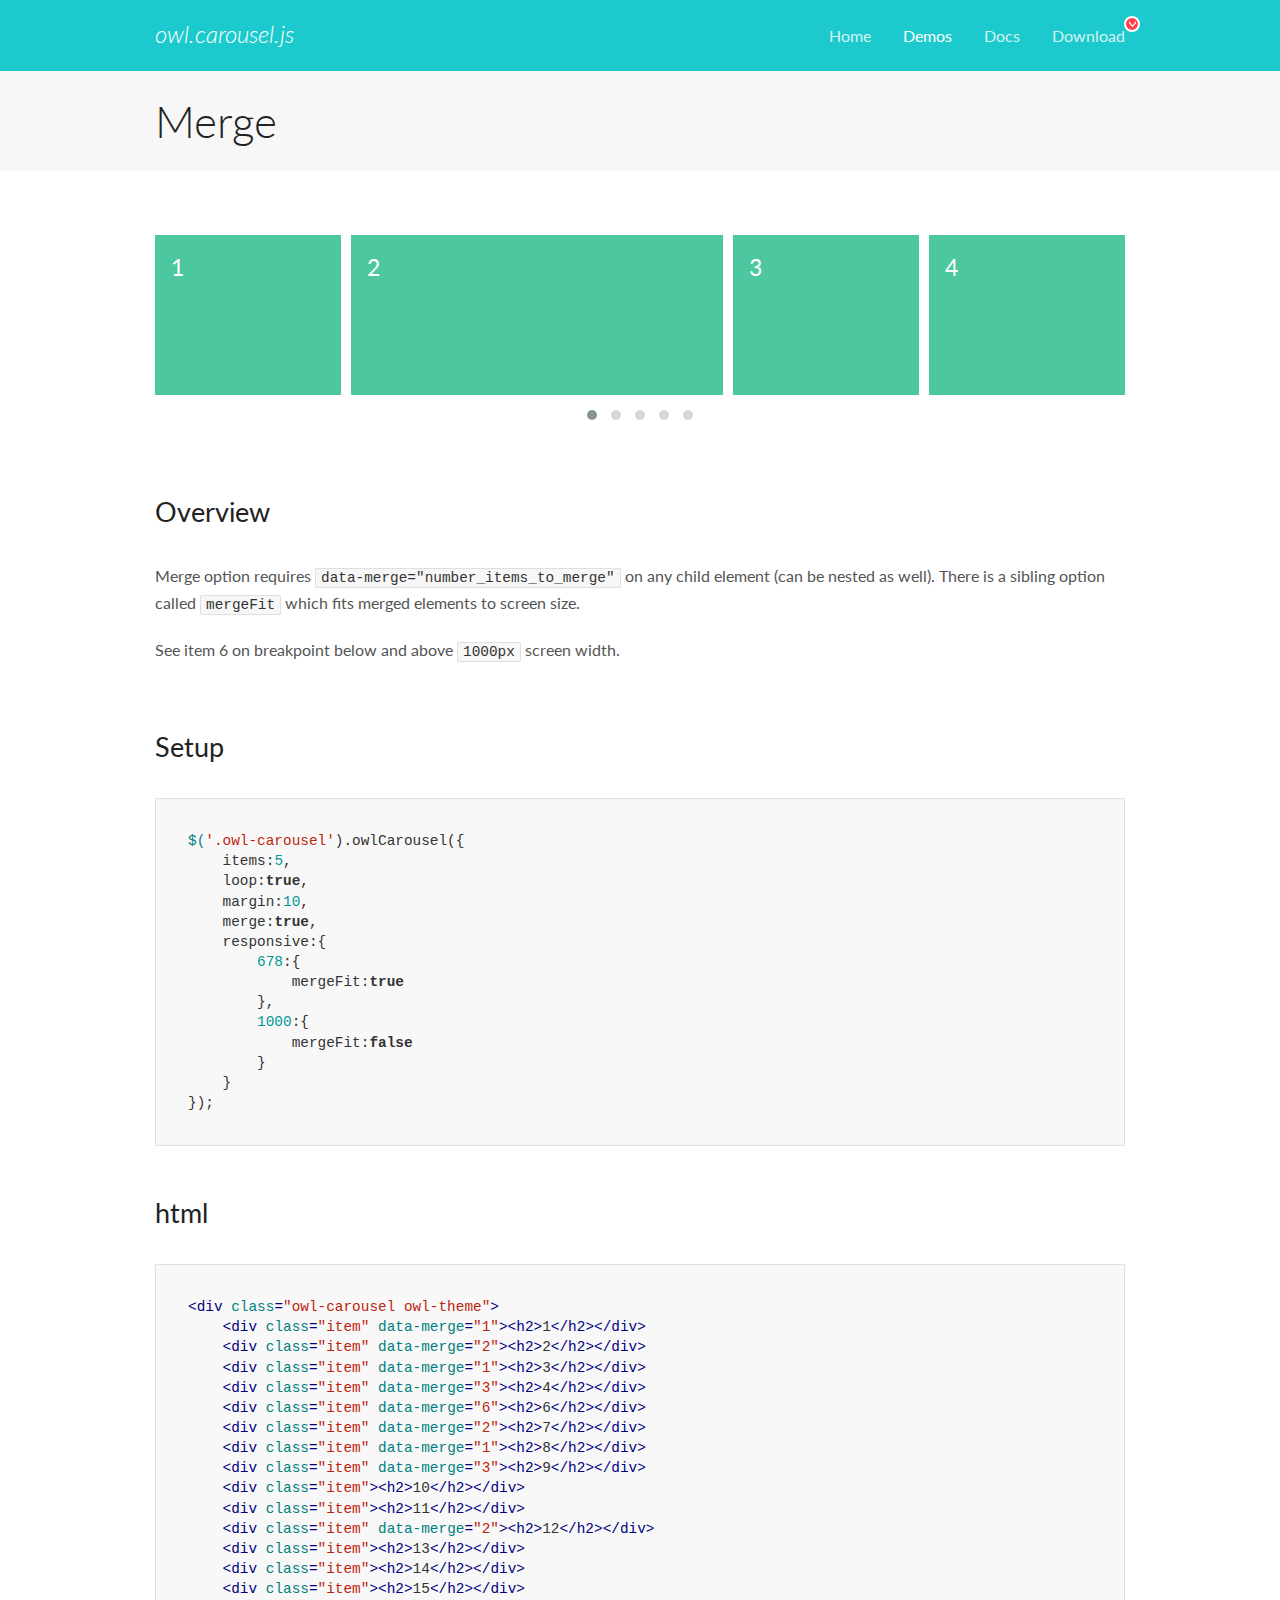
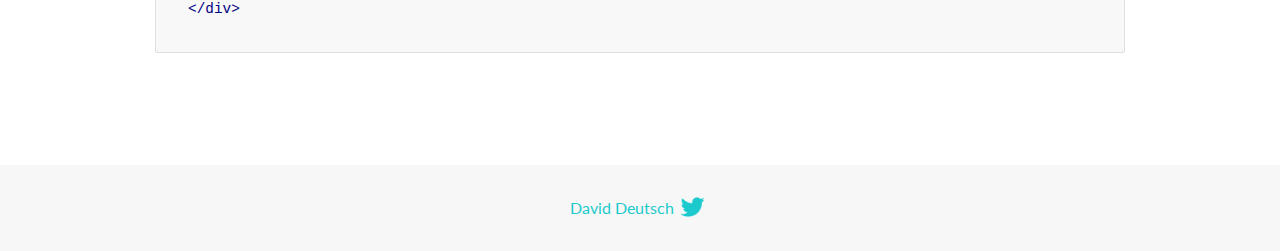
<file: PROJETO  FINAL  NETFLIX/NETFLIX/lib/owl Carousel/docs/demos/merge.html>
<!DOCTYPE html>
<html lang="en">
  <head>

    <!-- head -->
    <meta charset="utf-8">
    <meta name="msapplication-tap-highlight" content="no" />
    <meta name="viewport" content="width=device-width, initial-scale=1.0" />
    <meta name="description" content="Merge Items">
    <meta name="author" content="David Deutsch">
    <title>
      Merge Demo | Owl Carousel | 2.3.4
    </title>

    <!-- Stylesheets -->
    <link href='https://fonts.googleapis.com/css?family=Lato:300,400,700,400italic,300italic' rel='stylesheet' type='text/css'>
    <link rel="stylesheet" href="../assets/css/docs.theme.min.css">

    <!-- Owl Stylesheets -->
    <link rel="stylesheet" href="../assets/owlcarousel/assets/owl.carousel.min.css">
    <link rel="stylesheet" href="../assets/owlcarousel/assets/owl.theme.default.min.css">

    <!-- HTML5 shim and Respond.js IE8 support of HTML5 elements and media queries -->

    <!--[if lt IE 9]>
      <script src="https://oss.maxcdn.com/libs/html5shiv/3.7.0/html5shiv.js"></script>
      <script src="https://oss.maxcdn.com/libs/respond.js/1.3.0/respond.min.js"></script>
    <![endif]-->

    <!-- Favicons -->
    <link rel="apple-touch-icon-precomposed" sizes="144x144" href="../assets/ico/apple-touch-icon-144-precomposed.png">
    <link rel="shortcut icon" href="../assets/ico/favicon.png">
    <link rel="shortcut icon" href="favicon.ico">

    <!-- Yeah i know js should not be in header. Its required for demos.-->

    <!-- javascript -->
    <script src="../assets/vendors/jquery.min.js"></script>
    <script src="../assets/owlcarousel/owl.carousel.js"></script>
  </head>
  <body>

    <!-- header -->
    <header class="header">
      <div class="row">
        <div class="large-12 columns">
          <div class="brand left">
            <h3>
              <a href="/OwlCarousel2/">owl.carousel.js</a> 
            </h3>
          </div>
          <a id="toggle-nav" class="right">
            <span></span> <span></span> <span></span> 
          </a> 
          <div class="nav-bar">
            <ul class="clearfix">
              <li> <a href="/OwlCarousel2/index.html">Home</a>  </li>
              <li class="active">
                <a href="/OwlCarousel2/demos/demos.html">Demos</a> 
              </li>
              <li> <a href="/OwlCarousel2/docs/started-welcome.html">Docs</a>  </li>
              <li>
                <a href="https://github.com/OwlCarousel2/OwlCarousel2/archive/2.3.4.zip">Download</a> 
                <span class="download"></span> 
              </li>
            </ul>
          </div>
        </div>
      </div>
    </header>

    <!-- title -->
    <section class="title">
      <div class="row">
        <div class="large-12 columns">
          <h1>Merge</h1>
        </div>
      </div>
    </section>

    <!--  Demos -->
    <section id="demos">
      <div class="row">
        <div class="large-12 columns">
          <div class="owl-carousel owl-theme">
            <div class="item" data-merge="1">
              <h4>1</h4>
            </div>
            <div class="item" data-merge="2">
              <h4>2</h4>
            </div>
            <div class="item" data-merge="1">
              <h4>3</h4>
            </div>
            <div class="item" data-merge="3">
              <h4>4</h4>
            </div>
            <div class="item" data-merge="6">
              <h4>6</h4>
            </div>
            <div class="item" data-merge="2">
              <h4>7</h4>
            </div>
            <div class="item" data-merge="1">
              <h4>8</h4>
            </div>
            <div class="item" data-merge="3">
              <h4>9</h4>
            </div>
            <div class="item">
              <h4>10</h4>
            </div>
            <div class="item">
              <h4>11</h4>
            </div>
            <div class="item" data-merge="2">
              <h4>12</h4>
            </div>
            <div class="item">
              <h4>13</h4>
            </div>
            <div class="item">
              <h4>14</h4>
            </div>
            <div class="item">
              <h4>15</h4>
            </div>
          </div>
          <h3 id="overview">Overview</h3>
          <p>Merge option requires <code>data-merge=&quot;number_items_to_merge&quot;</code> on any child element (can be nested as well). There is a sibling option called <code>mergeFit</code> which fits merged elements to screen size. </p>
          <p>See item 6 on breakpoint below and above <code>1000px</code> screen width.</p>
          <h3 id="setup">Setup</h3>
          <pre><code>$(&#39;.owl-carousel&#39;).owlCarousel({
    items:5,
    loop:true,
    margin:10,
    merge:true,
    responsive:{
        678:{
            mergeFit:true
        },
        1000:{
            mergeFit:false
        }
    }
});</code></pre>
          <h3 id="html">html</h3>
          <pre><code>&lt;div class=&quot;owl-carousel owl-theme&quot;&gt;
    &lt;div class=&quot;item&quot; data-merge=&quot;1&quot;&gt;&lt;h2&gt;1&lt;/h2&gt;&lt;/div&gt;
    &lt;div class=&quot;item&quot; data-merge=&quot;2&quot;&gt;&lt;h2&gt;2&lt;/h2&gt;&lt;/div&gt;
    &lt;div class=&quot;item&quot; data-merge=&quot;1&quot;&gt;&lt;h2&gt;3&lt;/h2&gt;&lt;/div&gt;
    &lt;div class=&quot;item&quot; data-merge=&quot;3&quot;&gt;&lt;h2&gt;4&lt;/h2&gt;&lt;/div&gt;
    &lt;div class=&quot;item&quot; data-merge=&quot;6&quot;&gt;&lt;h2&gt;6&lt;/h2&gt;&lt;/div&gt;
    &lt;div class=&quot;item&quot; data-merge=&quot;2&quot;&gt;&lt;h2&gt;7&lt;/h2&gt;&lt;/div&gt;
    &lt;div class=&quot;item&quot; data-merge=&quot;1&quot;&gt;&lt;h2&gt;8&lt;/h2&gt;&lt;/div&gt;
    &lt;div class=&quot;item&quot; data-merge=&quot;3&quot;&gt;&lt;h2&gt;9&lt;/h2&gt;&lt;/div&gt;
    &lt;div class=&quot;item&quot;&gt;&lt;h2&gt;10&lt;/h2&gt;&lt;/div&gt;
    &lt;div class=&quot;item&quot;&gt;&lt;h2&gt;11&lt;/h2&gt;&lt;/div&gt;
    &lt;div class=&quot;item&quot; data-merge=&quot;2&quot;&gt;&lt;h2&gt;12&lt;/h2&gt;&lt;/div&gt;
    &lt;div class=&quot;item&quot;&gt;&lt;h2&gt;13&lt;/h2&gt;&lt;/div&gt;
    &lt;div class=&quot;item&quot;&gt;&lt;h2&gt;14&lt;/h2&gt;&lt;/div&gt;
    &lt;div class=&quot;item&quot;&gt;&lt;h2&gt;15&lt;/h2&gt;&lt;/div&gt;
&lt;/div&gt;</code></pre>
          <script>
            $(document).ready(function() {
              $('.owl-carousel').owlCarousel({
                items: 5,
                loop: true,
                margin: 10,
                merge: true,
                responsive: {
                  678: {
                    mergeFit: true
                  },
                  1000: {
                    mergeFit: false
                  }
                }
              });
            })
          </script>
        </div>
      </div>
    </section>

    <!-- footer -->
    <footer class="footer">
      <div class="row">
        <div class="large-12 columns">
          <h5>
            <a href="/OwlCarousel2/docs/support-contact.html">David Deutsch</a> 
            <a id="custom-tweet-button" href="https://twitter.com/share?url=https://github.com/OwlCarousel2/OwlCarousel2&text=Owl Carousel - This is so awesome! " target="_blank"></a> 
          </h5>
        </div>
      </div>
    </footer>

    <!-- vendors -->
    <script src="../assets/vendors/highlight.js"></script>
    <script src="../assets/js/app.js"></script>
  </body>
</html>
</file>
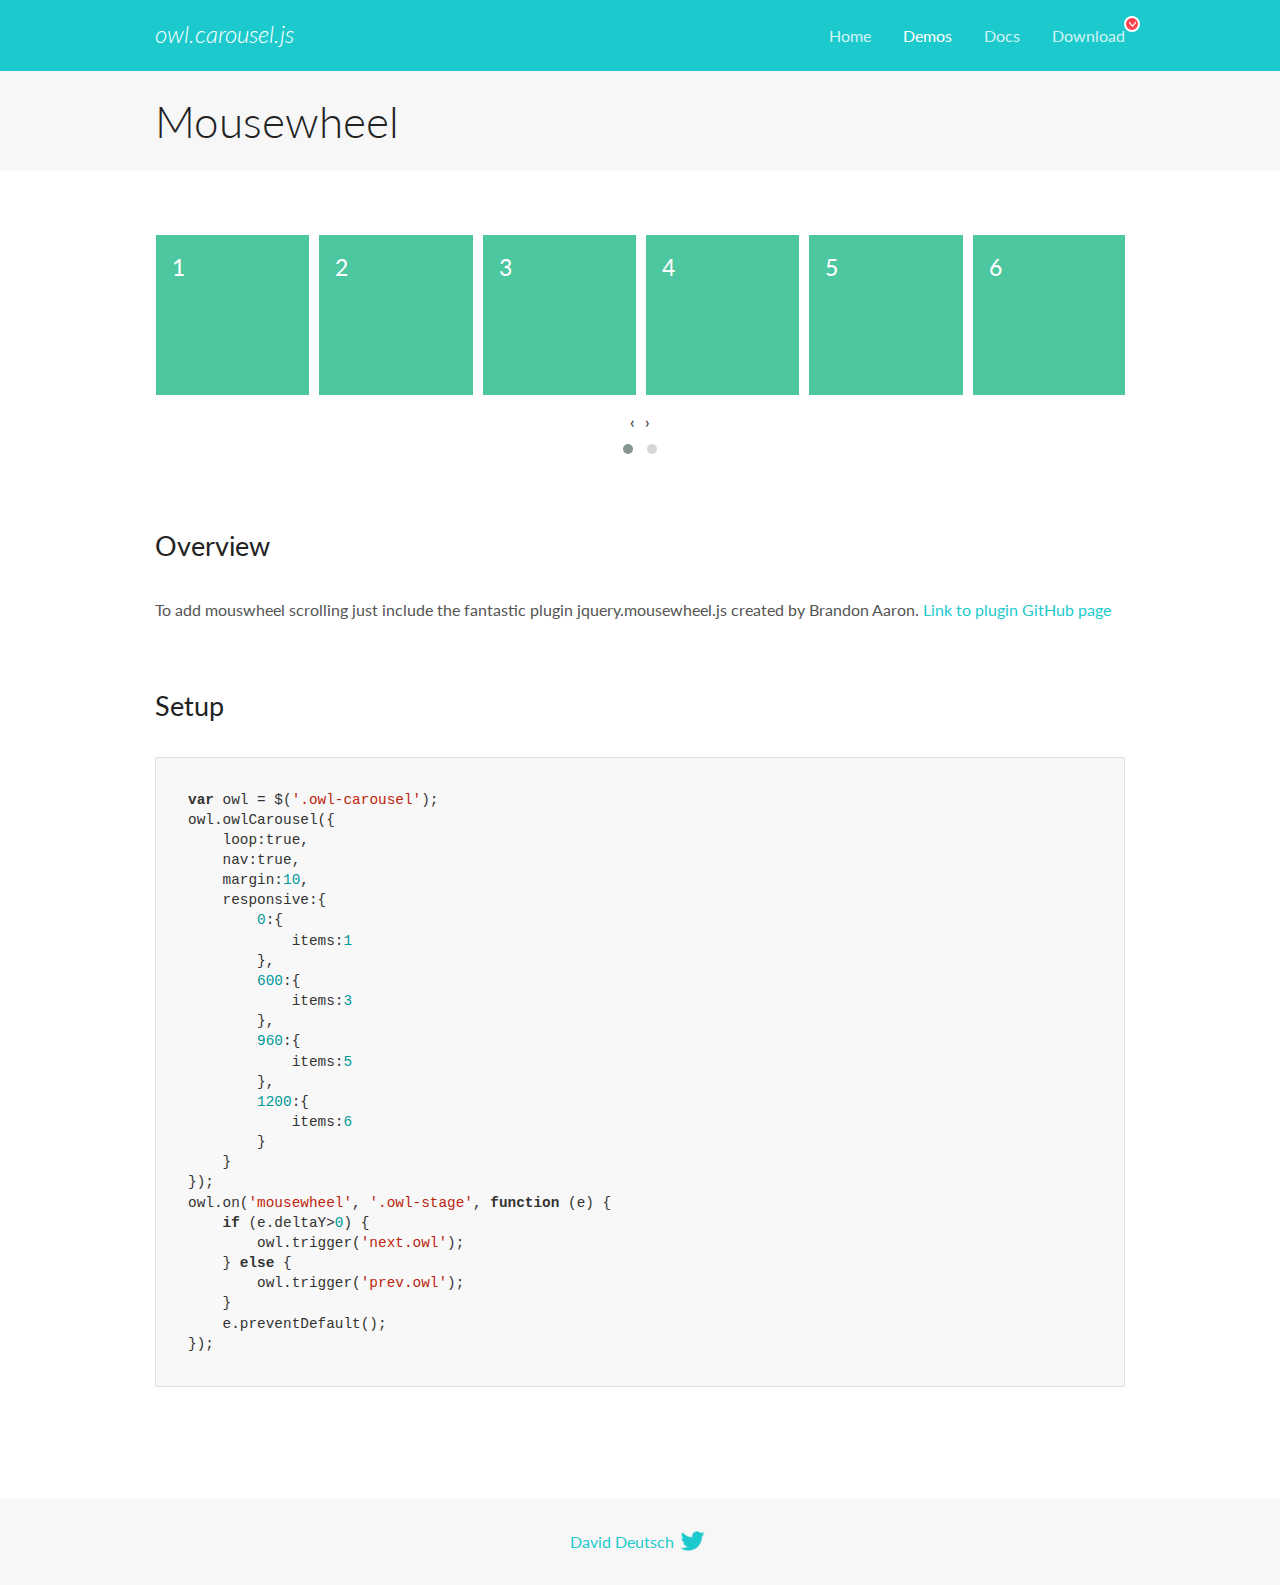
<file: PROJETO  FINAL  NETFLIX/NETFLIX/lib/owl Carousel/docs/demos/mousewheel.html>
<!DOCTYPE html>
<html lang="en">
  <head>

    <!-- head -->
    <meta charset="utf-8">
    <meta name="msapplication-tap-highlight" content="no" />
    <meta name="viewport" content="width=device-width, initial-scale=1.0" />
    <meta name="description" content="Mousewheel usage demo">
    <meta name="author" content="David Deutsch">
    <title>
      Mousewheel Demo | Owl Carousel | 2.3.4
    </title>

    <!-- Stylesheets -->
    <link href='https://fonts.googleapis.com/css?family=Lato:300,400,700,400italic,300italic' rel='stylesheet' type='text/css'>
    <link rel="stylesheet" href="../assets/css/docs.theme.min.css">

    <!-- Owl Stylesheets -->
    <link rel="stylesheet" href="../assets/owlcarousel/assets/owl.carousel.min.css">
    <link rel="stylesheet" href="../assets/owlcarousel/assets/owl.theme.default.min.css">

    <!-- HTML5 shim and Respond.js IE8 support of HTML5 elements and media queries -->

    <!--[if lt IE 9]>
      <script src="https://oss.maxcdn.com/libs/html5shiv/3.7.0/html5shiv.js"></script>
      <script src="https://oss.maxcdn.com/libs/respond.js/1.3.0/respond.min.js"></script>
    <![endif]-->

    <!-- Favicons -->
    <link rel="apple-touch-icon-precomposed" sizes="144x144" href="../assets/ico/apple-touch-icon-144-precomposed.png">
    <link rel="shortcut icon" href="../assets/ico/favicon.png">
    <link rel="shortcut icon" href="favicon.ico">

    <!-- Yeah i know js should not be in header. Its required for demos.-->

    <!-- javascript -->
    <script src="../assets/vendors/jquery.min.js"></script>
    <script src="../assets/owlcarousel/owl.carousel.js"></script>
  </head>
  <body>

    <!-- header -->
    <header class="header">
      <div class="row">
        <div class="large-12 columns">
          <div class="brand left">
            <h3>
              <a href="/OwlCarousel2/">owl.carousel.js</a> 
            </h3>
          </div>
          <a id="toggle-nav" class="right">
            <span></span> <span></span> <span></span> 
          </a> 
          <div class="nav-bar">
            <ul class="clearfix">
              <li> <a href="/OwlCarousel2/index.html">Home</a>  </li>
              <li class="active">
                <a href="/OwlCarousel2/demos/demos.html">Demos</a> 
              </li>
              <li> <a href="/OwlCarousel2/docs/started-welcome.html">Docs</a>  </li>
              <li>
                <a href="https://github.com/OwlCarousel2/OwlCarousel2/archive/2.3.4.zip">Download</a> 
                <span class="download"></span> 
              </li>
            </ul>
          </div>
        </div>
      </div>
    </header>

    <!-- title -->
    <section class="title">
      <div class="row">
        <div class="large-12 columns">
          <h1>Mousewheel</h1>
        </div>
      </div>
    </section>

    <!--  Demos -->
    <section id="demos">
      <div class="row">
        <div class="large-12 columns">
          <div class="owl-carousel owl-theme">
            <div class="item">
              <h4>1</h4>
            </div>
            <div class="item">
              <h4>2</h4>
            </div>
            <div class="item">
              <h4>3</h4>
            </div>
            <div class="item">
              <h4>4</h4>
            </div>
            <div class="item">
              <h4>5</h4>
            </div>
            <div class="item">
              <h4>6</h4>
            </div>
            <div class="item">
              <h4>7</h4>
            </div>
            <div class="item">
              <h4>8</h4>
            </div>
            <div class="item">
              <h4>9</h4>
            </div>
            <div class="item">
              <h4>10</h4>
            </div>
            <div class="item">
              <h4>11</h4>
            </div>
            <div class="item">
              <h4>12</h4>
            </div>
          </div>
          <h3 id="overview">Overview</h3>
          <p>To add mouswheel scrolling just include the fantastic plugin jquery.mousewheel.js created by Brandon Aaron.
            <a href="https://github.com/brandonaaron/jquery-mousewheel">Link to plugin GitHub page</a> 
          </p>
          <h3 id="setup">Setup</h3>
          <pre><code>var owl = $(&#39;.owl-carousel&#39;);
owl.owlCarousel({
    loop:true,
    nav:true,
    margin:10,
    responsive:{
        0:{
            items:1
        },
        600:{
            items:3
        },            
        960:{
            items:5
        },
        1200:{
            items:6
        }
    }
});
owl.on(&#39;mousewheel&#39;, &#39;.owl-stage&#39;, function (e) {
    if (e.deltaY&gt;0) {
        owl.trigger(&#39;next.owl&#39;);
    } else {
        owl.trigger(&#39;prev.owl&#39;);
    }
    e.preventDefault();
});</code></pre>
          <script src="../assets/vendors/jquery.mousewheel.min.js"></script>
          <script>
            $(document).ready(function() {
              var owl = $('.owl-carousel');
              owl.owlCarousel({
                loop: true,
                nav: true,
                margin: 10,
                responsive: {
                  0: {
                    items: 1
                  },
                  600: {
                    items: 3
                  },
                  960: {
                    items: 5
                  },
                  1200: {
                    items: 6
                  }
                }
              });
              owl.on('mousewheel', '.owl-stage', function(e) {
                if (e.deltaY > 0) {
                  owl.trigger('next.owl');
                } else {
                  owl.trigger('prev.owl');
                }
                e.preventDefault();
              });
            })
          </script>
        </div>
      </div>
    </section>

    <!-- footer -->
    <footer class="footer">
      <div class="row">
        <div class="large-12 columns">
          <h5>
            <a href="/OwlCarousel2/docs/support-contact.html">David Deutsch</a> 
            <a id="custom-tweet-button" href="https://twitter.com/share?url=https://github.com/OwlCarousel2/OwlCarousel2&text=Owl Carousel - This is so awesome! " target="_blank"></a> 
          </h5>
        </div>
      </div>
    </footer>

    <!-- vendors -->
    <script src="../assets/vendors/highlight.js"></script>
    <script src="../assets/js/app.js"></script>
  </body>
</html>
</file>
